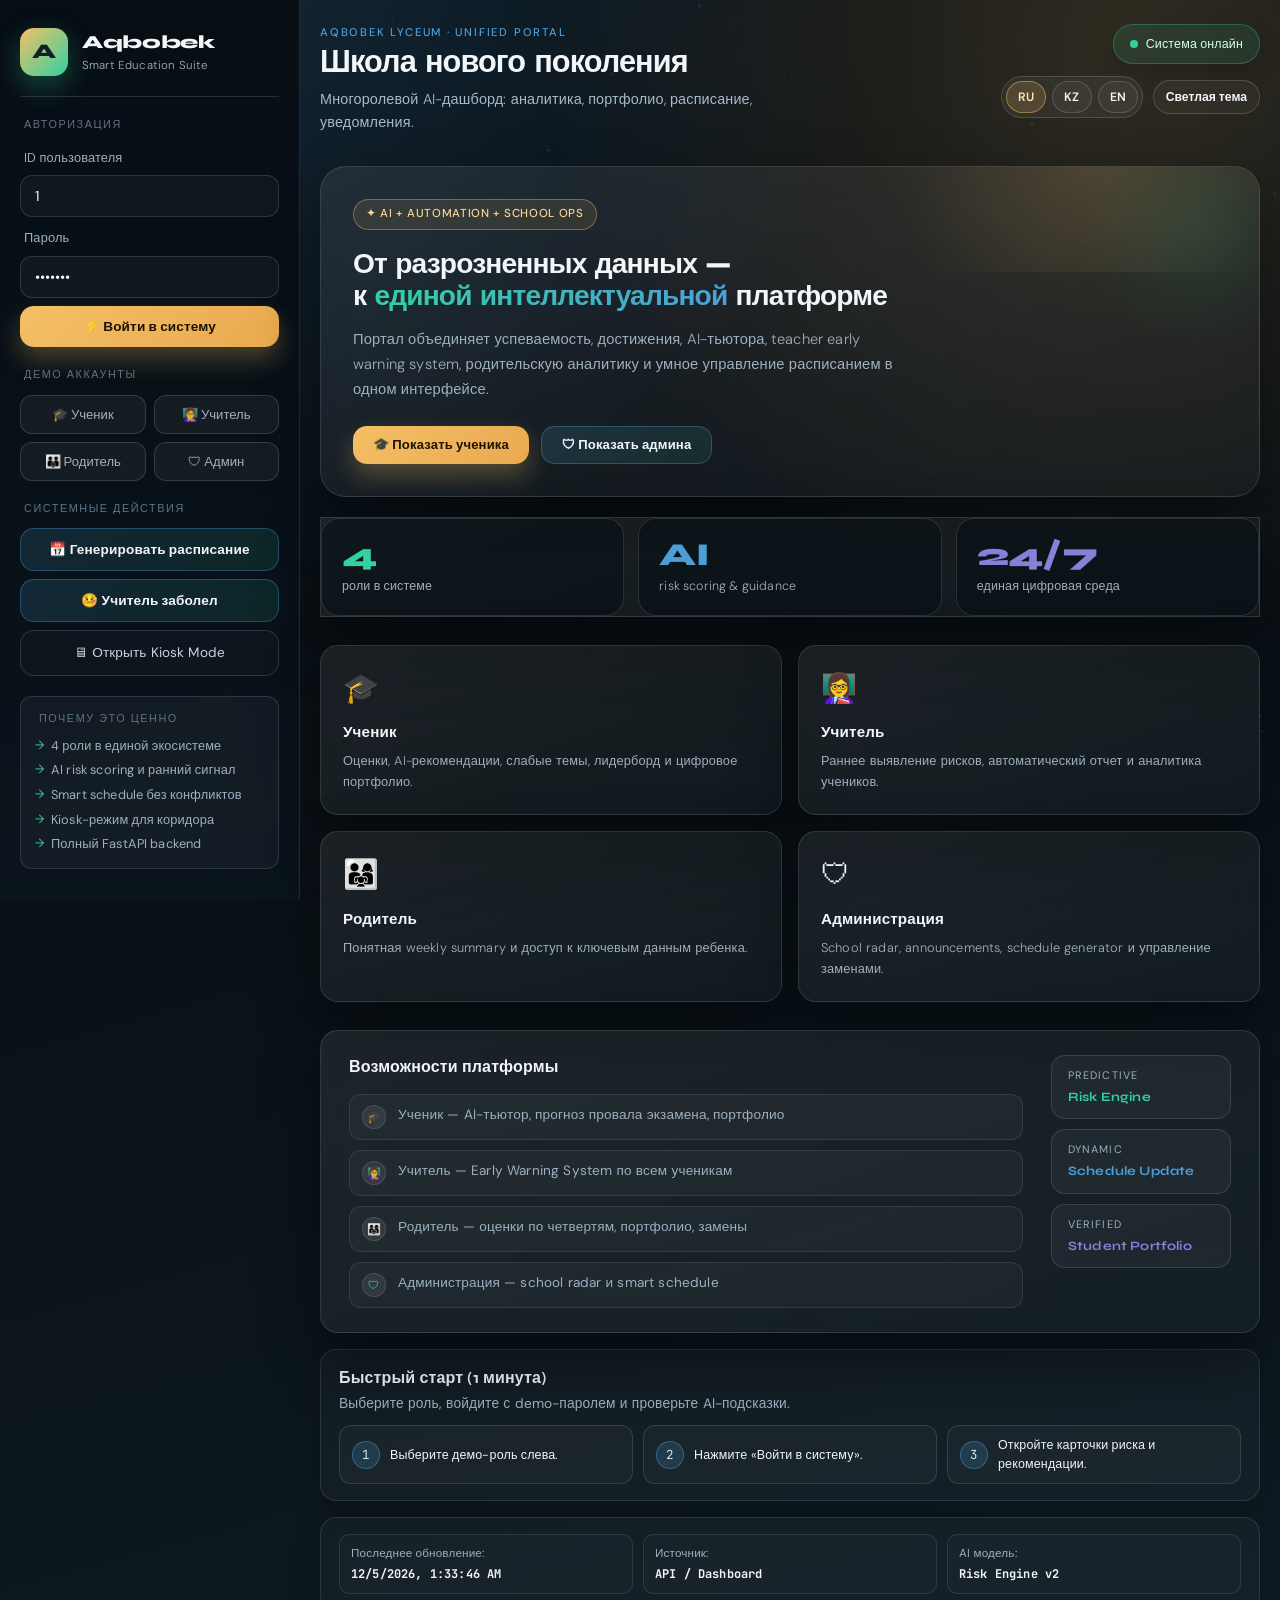
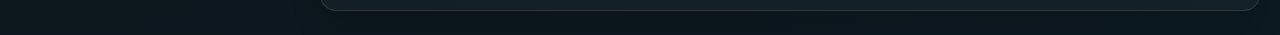
<file: index.html>
﻿<!doctype html>
<html lang="ru">
<head>
  <meta charset="UTF-8" />
  <meta name="viewport" content="width=device-width, initial-scale=1.0" />
  <title>Aqbobek — Smart Education Suite</title>
  <link rel="preconnect" href="https://fonts.googleapis.com">
  <link href="https://fonts.googleapis.com/css2?family=Syne:wght@400;600;700;800&family=DM+Sans:ital,wght@0,300;0,400;0,500;1,300&family=JetBrains+Mono:wght@400;500&display=swap" rel="stylesheet">
  <style>
    :root {
      --bg: #050b14;
      --bg2: #07101d;
      --surface: rgba(255,255,255,0.03);
      --surface2: rgba(255,255,255,0.06);
      --border: rgba(255,255,255,0.08);
      --border-hi: rgba(255,255,255,0.16);
      --text: #f0f6ff;
      --muted: #6b82a0;
      --dim: #3a4d66;

      --green: #00e5a0;
      --green-glow: rgba(0,229,160,0.18);
      --yellow: #ffc84a;
      --yellow-glow: rgba(255,200,74,0.16);
      --red: #ff4f6b;
      --red-glow: rgba(255,79,107,0.16);
      --blue: #4a9eff;
      --blue-glow: rgba(74,158,255,0.18);
      --purple: #9b6eff;
      --purple-glow: rgba(155,110,255,0.16);

      --accent: #00e5a0;
      --accent2: #4a9eff;

      --font-display: 'Syne', sans-serif;
      --font-body: 'DM Sans', sans-serif;
      --font-mono: 'JetBrains Mono', monospace;

      --radius: 20px;
      --radius-sm: 12px;
      --radius-lg: 28px;
      --shadow: 0 24px 64px rgba(0,0,0,0.5);
    }

    *, *::before, *::after { box-sizing: border-box; margin: 0; padding: 0; }

    html { scroll-behavior: smooth; }

    body {
      font-family: var(--font-body);
      background: var(--bg);
      color: var(--text);
      min-height: 100vh;
      overflow-x: hidden;
    }

    /* ─── CANVAS BG ─── */
    #bg-canvas {
      position: fixed;
      inset: 0;
      z-index: 0;
      pointer-events: none;
      opacity: 0.6;
    }

    /* ─── LAYOUT ─── */
    .shell {
      display: grid;
      grid-template-columns: 300px 1fr;
      min-height: 100vh;
      position: relative;
      z-index: 1;
    }

    /* ─── SIDEBAR ─── */
    .sidebar {
      position: sticky;
      top: 0;
      height: 100vh;
      overflow-y: auto;
      padding: 28px 20px;
      border-right: 1px solid var(--border);
      background: rgba(5,11,20,0.85);
      backdrop-filter: blur(24px);
      display: flex;
      flex-direction: column;
      gap: 20px;
    }

    .sidebar::-webkit-scrollbar { width: 4px; }
    .sidebar::-webkit-scrollbar-track { background: transparent; }
    .sidebar::-webkit-scrollbar-thumb { background: var(--border); border-radius: 99px; }

    .brand {
      display: flex;
      align-items: center;
      gap: 14px;
      padding-bottom: 20px;
      border-bottom: 1px solid var(--border);
    }

    .brand-mark {
      width: 48px;
      height: 48px;
      border-radius: 14px;
      background: linear-gradient(135deg, var(--green), var(--blue));
      display: grid;
      place-items: center;
      font-family: var(--font-display);
      font-weight: 800;
      font-size: 1.3rem;
      color: #050b14;
      flex-shrink: 0;
      box-shadow: 0 8px 24px rgba(0,229,160,0.3);
    }

    .brand-text h1 {
      font-family: var(--font-display);
      font-size: 1.15rem;
      font-weight: 800;
      letter-spacing: -0.02em;
    }

    .brand-text p {
      font-size: 0.72rem;
      color: var(--muted);
      margin-top: 2px;
      font-weight: 300;
    }

    .side-block {
      display: flex;
      flex-direction: column;
      gap: 8px;
    }

    .side-label {
      font-size: 0.68rem;
      font-weight: 500;
      letter-spacing: 0.14em;
      text-transform: uppercase;
      color: var(--dim);
      padding: 0 4px;
      margin-bottom: 4px;
    }

    .field-label {
      font-size: 0.8rem;
      color: var(--muted);
      padding: 0 4px;
      margin-top: 4px;
    }

    input[type="number"],
    input[type="password"] {
      width: 100%;
      background: var(--surface);
      border: 1px solid var(--border);
      border-radius: var(--radius-sm);
      padding: 11px 14px;
      color: var(--text);
      font-family: var(--font-body);
      font-size: 0.9rem;
      outline: none;
      transition: border-color 0.2s, box-shadow 0.2s;
    }

    input:focus {
      border-color: var(--accent2);
      box-shadow: 0 0 0 3px rgba(74,158,255,0.12);
    }

    .btn {
      width: 100%;
      padding: 12px 16px;
      border: none;
      border-radius: var(--radius-sm);
      font-family: var(--font-display);
      font-weight: 700;
      font-size: 0.85rem;
      cursor: pointer;
      transition: transform 0.15s, opacity 0.15s, box-shadow 0.15s;
      text-decoration: none;
      display: flex;
      align-items: center;
      justify-content: center;
      gap: 8px;
      letter-spacing: 0.01em;
    }

    .btn:hover { transform: translateY(-1px); opacity: 0.92; }
    .btn:active { transform: translateY(0); }

    .btn-primary {
      background: linear-gradient(135deg, var(--green), #00c48a);
      color: #05130f;
      box-shadow: 0 8px 24px rgba(0,229,160,0.25);
    }

    .btn-secondary {
      background: var(--surface2);
      color: var(--text);
      border: 1px solid var(--border);
    }

    .btn-ghost {
      background: transparent;
      color: var(--muted);
      border: 1px solid var(--border);
      font-family: var(--font-body);
      font-weight: 400;
    }

    .btn-ghost:hover { color: var(--text); border-color: var(--border-hi); }

    .demo-grid {
      display: grid;
      grid-template-columns: 1fr 1fr;
      gap: 8px;
    }

    .demo-chip {
      padding: 10px 8px;
      background: var(--surface);
      border: 1px solid var(--border);
      border-radius: var(--radius-sm);
      color: var(--muted);
      font-family: var(--font-body);
      font-size: 0.82rem;
      cursor: pointer;
      transition: all 0.15s;
      text-align: center;
    }

    .demo-chip:hover {
      background: var(--surface2);
      color: var(--text);
      border-color: var(--border-hi);
    }

    .side-note {
      background: var(--surface);
      border: 1px solid var(--border);
      border-radius: var(--radius-sm);
      padding: 14px;
    }

    .side-note ul {
      list-style: none;
      display: flex;
      flex-direction: column;
      gap: 6px;
    }

    .side-note li {
      font-size: 0.8rem;
      color: var(--muted);
      padding-left: 16px;
      position: relative;
    }

    .side-note li::before {
      content: '→';
      position: absolute;
      left: 0;
      color: var(--accent);
      font-size: 0.75rem;
    }

    /* ─── MAIN ─── */
    .main {
      padding: 32px 36px;
      min-height: 100vh;
    }

    /* ─── TOPBAR ─── */
    .topbar {
      display: flex;
      align-items: flex-start;
      justify-content: space-between;
      gap: 24px;
      margin-bottom: 32px;
    }

    .topbar-left .eyebrow {
      font-size: 0.7rem;
      font-weight: 500;
      letter-spacing: 0.16em;
      text-transform: uppercase;
      color: var(--blue);
      margin-bottom: 6px;
    }

    #pageTitle {
      font-family: var(--font-display);
      font-size: clamp(1.6rem, 2.4vw, 2.4rem);
      font-weight: 800;
      letter-spacing: -0.03em;
      line-height: 1.1;
    }

    #pageSubtitle {
      margin-top: 8px;
      color: var(--muted);
      font-size: 0.9rem;
      line-height: 1.6;
      max-width: 600px;
      font-weight: 300;
    }

    .status-pill {
      display: inline-flex;
      align-items: center;
      gap: 8px;
      padding: 10px 16px;
      border-radius: 99px;
      border: 1px solid rgba(0,229,160,0.2);
      background: rgba(0,229,160,0.06);
      color: var(--green);
      font-size: 0.78rem;
      font-weight: 500;
      white-space: nowrap;
      flex-shrink: 0;
    }

    .pulse {
      width: 8px;
      height: 8px;
      border-radius: 50%;
      background: var(--green);
      box-shadow: 0 0 0 0 rgba(0,229,160,0.4);
      animation: pulse 2s infinite;
    }

    @keyframes pulse {
      0% { box-shadow: 0 0 0 0 rgba(0,229,160,0.4); }
      70% { box-shadow: 0 0 0 8px rgba(0,229,160,0); }
      100% { box-shadow: 0 0 0 0 rgba(0,229,160,0); }
    }

    /* ─── HERO ─── */
    .hero {
      display: grid;
      grid-template-columns: 1fr 340px;
      gap: 20px;
      margin-bottom: 28px;
    }

    .hero-card {
      background: var(--surface);
      border: 1px solid var(--border);
      border-radius: var(--radius-lg);
      padding: 32px;
      position: relative;
      overflow: hidden;
    }

    .hero-card::before {
      content: '';
      position: absolute;
      top: -60px;
      right: -60px;
      width: 240px;
      height: 240px;
      background: radial-gradient(circle, rgba(0,229,160,0.08), transparent 70%);
      pointer-events: none;
    }

    .hero-tag {
      display: inline-flex;
      align-items: center;
      gap: 6px;
      padding: 6px 12px;
      border-radius: 99px;
      background: rgba(74,158,255,0.1);
      border: 1px solid rgba(74,158,255,0.2);
      font-size: 0.72rem;
      color: var(--blue);
      font-weight: 500;
      letter-spacing: 0.06em;
      text-transform: uppercase;
      margin-bottom: 18px;
    }

    .hero-card h2 {
      font-family: var(--font-display);
      font-size: clamp(1.6rem, 2.2vw, 2.2rem);
      font-weight: 800;
      letter-spacing: -0.03em;
      line-height: 1.15;
      margin-bottom: 14px;
    }

    .hero-card h2 span {
      background: linear-gradient(135deg, var(--green), var(--blue));
      -webkit-background-clip: text;
      -webkit-text-fill-color: transparent;
      background-clip: text;
    }

    .hero-card p {
      color: var(--muted);
      font-size: 0.92rem;
      line-height: 1.7;
      font-weight: 300;
      max-width: 540px;
      margin-bottom: 24px;
    }

    .hero-actions {
      display: flex;
      gap: 12px;
      flex-wrap: wrap;
    }

    .btn-sm {
      width: auto;
      padding: 10px 20px;
      font-size: 0.82rem;
    }

    .hero-stats {
      display: flex;
      flex-direction: column;
      gap: 14px;
    }

    .hstat {
      background: var(--surface);
      border: 1px solid var(--border);
      border-radius: var(--radius);
      padding: 20px;
      flex: 1;
      position: relative;
      overflow: hidden;
      transition: border-color 0.2s, transform 0.2s;
    }

    .hstat:hover {
      border-color: var(--border-hi);
      transform: translateX(-2px);
    }

    .hstat-value {
      font-family: var(--font-display);
      font-size: 2rem;
      font-weight: 800;
      letter-spacing: -0.04em;
      line-height: 1;
      margin-bottom: 6px;
    }

    .hstat-label {
      font-size: 0.78rem;
      color: var(--muted);
      font-weight: 300;
    }

    .hstat.accent1 .hstat-value { color: var(--green); }
    .hstat.accent2 .hstat-value { color: var(--blue); }
    .hstat.accent3 .hstat-value { color: var(--purple); }

    /* ─── WELCOME GRID ─── */
    .welcome-grid {
      display: grid;
      grid-template-columns: repeat(4, 1fr);
      gap: 16px;
      margin-bottom: 28px;
    }

    .role-card {
      background: var(--surface);
      border: 1px solid var(--border);
      border-radius: var(--radius);
      padding: 22px;
      cursor: pointer;
      transition: border-color 0.2s, background 0.2s, transform 0.2s;
      position: relative;
      overflow: hidden;
    }

    .role-card::after {
      content: '';
      position: absolute;
      bottom: 0;
      left: 0;
      right: 0;
      height: 2px;
      background: linear-gradient(90deg, var(--green), var(--blue));
      transform: scaleX(0);
      transition: transform 0.25s;
    }

    .role-card:hover {
      border-color: var(--border-hi);
      background: var(--surface2);
      transform: translateY(-3px);
    }

    .role-card:hover::after { transform: scaleX(1); }

    .role-icon {
      font-size: 1.8rem;
      margin-bottom: 12px;
      display: block;
    }

    .role-card h3 {
      font-family: var(--font-display);
      font-size: 0.95rem;
      font-weight: 700;
      margin-bottom: 8px;
    }

    .role-card p {
      font-size: 0.8rem;
      color: var(--muted);
      line-height: 1.6;
      font-weight: 300;
    }

    /* ─── INFO PANEL ─── */
    .info-strip {
      background: var(--surface);
      border: 1px solid var(--border);
      border-radius: var(--radius);
      padding: 24px 28px;
      display: grid;
      grid-template-columns: 1fr auto;
      gap: 28px;
      align-items: start;
    }

    .info-strip h3 {
      font-family: var(--font-display);
      font-size: 1rem;
      font-weight: 700;
      margin-bottom: 16px;
    }

    .steps {
      display: flex;
      flex-direction: column;
      gap: 10px;
      counter-reset: step;
    }

    .step {
      display: flex;
      align-items: flex-start;
      gap: 12px;
      font-size: 0.85rem;
      color: var(--muted);
      line-height: 1.5;
      counter-increment: step;
    }

    .step-num {
      width: 24px;
      height: 24px;
      border-radius: 50%;
      background: var(--surface2);
      border: 1px solid var(--border);
      display: grid;
      place-items: center;
      font-family: var(--font-mono);
      font-size: 0.7rem;
      color: var(--accent);
      flex-shrink: 0;
    }

    .badges-stack {
      display: flex;
      flex-direction: column;
      gap: 10px;
    }

    .feat-badge {
      padding: 12px 16px;
      border-radius: var(--radius-sm);
      border: 1px solid var(--border);
      background: var(--surface);
      font-size: 0.8rem;
      min-width: 180px;
    }

    .feat-badge span {
      display: block;
      font-size: 0.68rem;
      color: var(--muted);
      margin-bottom: 4px;
      text-transform: uppercase;
      letter-spacing: 0.1em;
    }

    .feat-badge strong { font-family: var(--font-display); font-weight: 700; }
    .feat-badge.g strong { color: var(--green); }
    .feat-badge.b strong { color: var(--blue); }
    .feat-badge.p strong { color: var(--purple); }

    /* ─── CONTENT (DASHBOARDS) ─── */
    #content {
      display: flex;
      flex-direction: column;
      gap: 20px;
    }

    /* ─── CARDS ─── */
    .card {
      background: var(--surface);
      border: 1px solid var(--border);
      border-radius: var(--radius);
      padding: 22px;
      position: relative;
      overflow: hidden;
    }

    .card-head {
      display: flex;
      align-items: center;
      justify-content: space-between;
      margin-bottom: 18px;
    }

    .card-head h3 {
      font-family: var(--font-display);
      font-size: 0.95rem;
      font-weight: 700;
    }

    /* ─── STATS GRID ─── */
    .stats-grid {
      display: grid;
      grid-template-columns: repeat(4, 1fr);
      gap: 14px;
    }

    .stat-card {
      background: var(--surface);
      border: 1px solid var(--border);
      border-radius: var(--radius);
      padding: 20px;
      transition: border-color 0.2s;
    }

    .stat-card:hover { border-color: var(--border-hi); }

    .stat-card p {
      font-size: 0.78rem;
      color: var(--muted);
      font-weight: 300;
      margin-bottom: 8px;
    }

    .stat-card h3 {
      font-family: var(--font-display);
      font-size: 1.9rem;
      font-weight: 800;
      letter-spacing: -0.04em;
      line-height: 1;
      margin-bottom: 6px;
    }

    .stat-card span {
      font-size: 0.75rem;
      color: var(--dim);
      font-family: var(--font-mono);
    }

    .stat-card.green h3 { color: var(--green); }
    .stat-card.yellow h3 { color: var(--yellow); }
    .stat-card.red h3 { color: var(--red); }
    .stat-card.blue h3 { color: var(--blue); }
    .stat-card.purple h3 { color: var(--purple); }

    /* ─── DASHBOARD GRID ─── */
    .dash-grid {
      display: grid;
      grid-template-columns: 1.4fr 0.6fr;
      gap: 16px;
    }

    .admin-radar-grid {
      grid-template-columns: minmax(0, 1fr) minmax(0, 1fr);
    }

    /* ─── BADGES ─── */
    .badge {
      display: inline-flex;
      align-items: center;
      padding: 4px 9px;
      border-radius: 99px;
      font-size: 0.7rem;
      font-weight: 600;
      font-family: var(--font-mono);
      letter-spacing: 0.04em;
      text-transform: uppercase;
    }

    .badge.success {
      color: var(--green);
      background: rgba(0,229,160,0.1);
      border: 1px solid rgba(0,229,160,0.2);
    }

    .badge.warning {
      color: var(--yellow);
      background: rgba(255,200,74,0.1);
      border: 1px solid rgba(255,200,74,0.2);
    }

    .badge.danger {
      color: var(--red);
      background: rgba(255,79,107,0.1);
      border: 1px solid rgba(255,79,107,0.2);
    }

    .badge.neutral {
      color: var(--blue);
      background: rgba(74,158,255,0.1);
      border: 1px solid rgba(74,158,255,0.2);
    }

    /* ─── PROGRESS ─── */
    .progress-wrap {
      display: flex;
      align-items: center;
      gap: 10px;
    }

    .progress-track {
      flex: 1;
      height: 6px;
      border-radius: 99px;
      background: rgba(255,255,255,0.05);
      overflow: hidden;
    }

    .progress-fill {
      height: 100%;
      border-radius: 99px;
      transition: width 0.8s cubic-bezier(0.34, 1.56, 0.64, 1);
    }

    .progress-fill.success { background: linear-gradient(90deg, var(--green), #00ffc8); }
    .progress-fill.warning { background: linear-gradient(90deg, var(--yellow), #ffe0a0); }
    .progress-fill.danger  { background: linear-gradient(90deg, var(--red), #ff8fa0); }

    .progress-wrap span {
      font-family: var(--font-mono);
      font-size: 0.75rem;
      color: var(--muted);
      min-width: 36px;
      text-align: right;
    }

    /* ─── SUBJECTS ─── */
    .subjects-grid {
      display: grid;
      grid-template-columns: repeat(auto-fit, minmax(200px, 1fr));
      gap: 12px;
    }

    .subject-card {
      background: var(--surface2);
      border: 1px solid var(--border);
      border-radius: var(--radius-sm);
      padding: 14px;
    }

    .subject-top {
      display: flex;
      justify-content: space-between;
      align-items: center;
      margin-bottom: 10px;
      gap: 8px;
    }

    .subject-top strong {
      font-size: 0.85rem;
      font-weight: 500;
    }

    /* ─── AI HERO ─── */
    .ai-hero {
      display: grid;
      grid-template-columns: 200px 1fr;
      gap: 24px;
      align-items: center;
    }

    .gauge-ring {
      position: relative;
      width: 160px;
      height: 160px;
      margin: 0 auto;
    }

    .gauge-ring svg {
      transform: rotate(-90deg);
    }

    .gauge-center {
      position: absolute;
      inset: 0;
      display: flex;
      flex-direction: column;
      align-items: center;
      justify-content: center;
      text-align: center;
    }

    .gauge-value {
      font-family: var(--font-display);
      font-size: 1.8rem;
      font-weight: 800;
      letter-spacing: -0.04em;
      line-height: 1;
    }

    .gauge-label {
      font-size: 0.65rem;
      color: var(--muted);
      text-transform: uppercase;
      letter-spacing: 0.12em;
      margin-top: 4px;
    }

    .ai-summary h4 {
      font-family: var(--font-display);
      font-size: 1.1rem;
      font-weight: 700;
      margin-bottom: 10px;
    }

    .ai-summary p {
      font-size: 0.87rem;
      color: var(--muted);
      line-height: 1.7;
      font-weight: 300;
    }

    .rec-list {
      margin-top: 14px;
      display: flex;
      flex-direction: column;
      gap: 8px;
      list-style: none;
    }

    .rec-list li {
      font-size: 0.83rem;
      color: var(--text);
      display: flex;
      align-items: flex-start;
      gap: 8px;
      line-height: 1.5;
    }

    .rec-list li::before {
      content: '✦';
      color: var(--accent);
      font-size: 0.6rem;
      margin-top: 4px;
      flex-shrink: 0;
    }

    /* ─── INSIGHTS ─── */
    .insights-grid {
      display: grid;
      grid-template-columns: repeat(auto-fit, minmax(200px, 1fr));
      gap: 12px;
    }

    .insight-tile {
      background: var(--surface2);
      border: 1px solid var(--border);
      border-radius: var(--radius-sm);
      padding: 14px;
    }

    .insight-tile span {
      display: block;
      font-size: 0.68rem;
      color: var(--muted);
      text-transform: uppercase;
      letter-spacing: 0.1em;
      margin-bottom: 6px;
    }

    .insight-tile strong { font-size: 0.88rem; }
    .insight-tile.danger strong { color: var(--red); }
    .insight-tile.success strong { color: var(--green); }

    /* ─── PROFILE ─── */
    .profile-box {
      display: flex;
      align-items: center;
      gap: 16px;
    }

    .avatar {
      width: 56px;
      height: 56px;
      border-radius: 16px;
      background: linear-gradient(135deg, var(--blue), var(--purple));
      display: grid;
      place-items: center;
      font-family: var(--font-display);
      font-weight: 800;
      font-size: 1.4rem;
      flex-shrink: 0;
    }

    .profile-info h4 {
      font-family: var(--font-display);
      font-size: 1rem;
      font-weight: 700;
      margin-bottom: 4px;
    }

    .profile-info p {
      font-size: 0.8rem;
      color: var(--muted);
      font-weight: 300;
    }

    /* ─── PORTFOLIO ─── */
    .portfolio-grid {
      display: flex;
      flex-direction: column;
      gap: 10px;
    }

    .portfolio-item {
      display: flex;
      justify-content: space-between;
      align-items: center;
      gap: 12px;
      padding: 12px 16px;
      background: var(--surface2);
      border: 1px solid var(--border);
      border-radius: var(--radius-sm);
    }

    .portfolio-item strong { font-size: 0.88rem; font-weight: 500; }
    .portfolio-item p { font-size: 0.78rem; color: var(--muted); margin-top: 3px; }

    /* ─── TABLE ─── */
    .table-wrap {
      overflow-x: auto;
      border-radius: var(--radius-sm);
      border: 1px solid var(--border);
    }

    table {
      width: 100%;
      border-collapse: collapse;
      min-width: 600px;
    }

    th {
      padding: 12px 14px;
      text-align: left;
      font-size: 0.72rem;
      font-weight: 500;
      letter-spacing: 0.1em;
      text-transform: uppercase;
      color: var(--dim);
      background: rgba(255,255,255,0.02);
      border-bottom: 1px solid var(--border);
      font-family: var(--font-mono);
    }

    td {
      padding: 12px 14px;
      font-size: 0.84rem;
      border-bottom: 1px solid var(--border);
      color: var(--text);
    }

    tbody tr:last-child td { border-bottom: none; }
    tbody tr:hover td { background: rgba(255,255,255,0.02); }

    /* ─── ALERT BANNER ─── */
    .alert-banner {
      display: flex;
      gap: 14px;
      align-items: flex-start;
      padding: 16px;
      background: rgba(255,200,74,0.06);
      border: 1px solid rgba(255,200,74,0.15);
      border-radius: var(--radius-sm);
      margin-bottom: 16px;
    }

    .alert-icon {
      width: 40px;
      height: 40px;
      border-radius: 12px;
      background: rgba(255,200,74,0.12);
      display: grid;
      place-items: center;
      font-size: 1.1rem;
      flex-shrink: 0;
    }

    .alert-banner h4 { font-family: var(--font-display); font-size: 0.9rem; font-weight: 700; margin-bottom: 4px; }
    .alert-banner p { font-size: 0.82rem; color: var(--muted); font-weight: 300; }

    /* ─── POSTS / NOTIFS ─── */
    .posts-list, .notifications-list {
      display: flex;
      flex-direction: column;
      gap: 10px;
    }

    .post-item, .notification-item, .summary-box {
      padding: 14px 16px;
      background: var(--surface2);
      border: 1px solid var(--border);
      border-radius: var(--radius-sm);
    }

    .post-item { display: flex; justify-content: space-between; align-items: flex-start; gap: 16px; }
    .post-item h4, .notification-item strong { font-size: 0.88rem; font-weight: 500; margin-bottom: 4px; font-family: var(--font-display); }
    .post-item p, .notification-item p, .summary-box p { font-size: 0.8rem; color: var(--muted); line-height: 1.6; font-weight: 300; }
    .post-item span { font-family: var(--font-mono); font-size: 0.7rem; color: var(--muted); white-space: nowrap; }

    .summary-box h4 { font-family: var(--font-display); font-size: 1rem; font-weight: 700; margin-bottom: 10px; }

    /* ─── SCHEDULE TIP ─── */
    .schedule-tip {
      padding: 12px 16px;
      background: rgba(74,158,255,0.06);
      border: 1px solid rgba(74,158,255,0.14);
      border-radius: var(--radius-sm);
      font-size: 0.82rem;
      color: var(--muted);
      margin-bottom: 14px;
      font-weight: 300;
    }

    /* ─── LOADING / EMPTY ─── */
    .loading-state, .empty-state {
      min-height: 240px;
      display: flex;
      flex-direction: column;
      align-items: center;
      justify-content: center;
      gap: 14px;
      text-align: center;
      background: var(--surface);
      border: 1px solid var(--border);
      border-radius: var(--radius-lg);
      padding: 40px;
    }

    .loading-state p, .empty-state p {
      color: var(--muted);
      font-size: 0.88rem;
      font-weight: 300;
      max-width: 500px;
      line-height: 1.65;
    }

    .empty-state h3 {
      font-family: var(--font-display);
      font-size: 1.2rem;
      font-weight: 700;
    }

    .empty-state.success-state { border-color: rgba(0,229,160,0.2); }
    .empty-state.warning-state { border-color: rgba(255,200,74,0.2); }
    .empty-state.danger-state { border-color: rgba(255,79,107,0.2); }

    .spinner {
      width: 40px;
      height: 40px;
      border-radius: 50%;
      border: 3px solid rgba(255,255,255,0.05);
      border-top-color: var(--accent2);
      animation: spin 0.8s linear infinite;
    }

    @keyframes spin { to { transform: rotate(360deg); } }

    pre {
      white-space: pre-wrap;
      font-family: var(--font-mono);
      font-size: 0.8rem;
      color: var(--muted);
      line-height: 1.8;
      background: rgba(0,0,0,0.2);
      padding: 16px;
      border-radius: var(--radius-sm);
    }

    .muted-text { color: var(--muted); font-size: 0.85rem; }

    /* ─── RESPONSIVE ─── */
    @media (max-width: 1280px) {
      .welcome-grid { grid-template-columns: repeat(2, 1fr); }
      .hero { grid-template-columns: 1fr; }
      .hero-stats { flex-direction: row; }
      .stats-grid { grid-template-columns: repeat(2, 1fr); }
      .dash-grid { grid-template-columns: 1fr; }
    }

    @media (max-width: 900px) {
      .shell { grid-template-columns: 1fr; }
      .sidebar { position: relative; height: auto; border-right: none; border-bottom: 1px solid var(--border); }
      .main { padding: 20px; }
      .welcome-grid { grid-template-columns: 1fr; }
      .ai-hero { grid-template-columns: 1fr; }
    }

    /* ─── ENTRANCE ANIMATIONS ─── */
    .fade-in {
      animation: fadeUp 0.5s ease both;
    }

    @keyframes fadeUp {
      from { opacity: 0; transform: translateY(16px); }
      to { opacity: 1; transform: translateY(0); }
    }

    .fade-in:nth-child(1) { animation-delay: 0s; }
    .fade-in:nth-child(2) { animation-delay: 0.06s; }
    .fade-in:nth-child(3) { animation-delay: 0.12s; }
    .fade-in:nth-child(4) { animation-delay: 0.18s; }
    .fade-in:nth-child(5) { animation-delay: 0.24s; }
    .fade-in:nth-child(6) { animation-delay: 0.30s; }
    /* ─── SCHEDULE GRID ─── */
    .sched-grid {
      display: grid;
      grid-template-columns: repeat(5, 1fr);
      gap: 12px;
      overflow-x: auto;
    }

    .sched-day {
      display: flex;
      flex-direction: column;
      gap: 8px;
      min-width: 160px;
    }

    .sched-day-head {
      font-family: var(--font-display);
      font-size: 0.78rem;
      font-weight: 700;
      letter-spacing: 0.06em;
      text-transform: uppercase;
      color: var(--blue);
      padding: 8px 12px;
      background: rgba(74,158,255,0.06);
      border: 1px solid rgba(74,158,255,0.14);
      border-radius: var(--radius-sm);
      display: flex;
      justify-content: space-between;
      align-items: center;
    }

    .sched-count {
      font-family: var(--font-mono);
      font-size: 0.68rem;
      color: var(--muted);
      font-weight: 400;
      text-transform: none;
      letter-spacing: 0;
    }

    .sched-empty {
      font-size: 0.78rem;
      color: var(--dim);
      padding: 10px 12px;
      text-align: center;
      font-weight: 300;
    }

    .sched-lesson {
      background: var(--surface2);
      border: 1px solid var(--border);
      border-left: 3px solid var(--lesson-color, var(--blue));
      border-radius: var(--radius-sm);
      padding: 10px 12px;
      display: flex;
      flex-direction: column;
      gap: 4px;
      transition: transform 0.15s, border-color 0.15s;
    }

    .sched-lesson:hover {
      transform: translateY(-1px);
      border-color: var(--lesson-color, var(--blue));
    }

    .sched-lesson.sched-cancelled {
      opacity: 0.5;
      border-left-color: var(--red);
      text-decoration: line-through;
    }

    .sched-slot-time {
      font-family: var(--font-mono);
      font-size: 0.65rem;
      color: var(--muted);
    }

    .sched-lesson-subject {
      font-family: var(--font-display);
      font-size: 0.82rem;
      font-weight: 700;
      color: var(--text);
    }

    .sched-lesson-meta {
      font-size: 0.72rem;
      color: var(--muted);
      font-weight: 300;
    }

    .sched-lesson-tag {
      font-size: 0.65rem;
      color: var(--purple);
      margin-top: 2px;
      font-family: var(--font-mono);
    }

    @media (max-width: 1100px) {
      .sched-grid { grid-template-columns: repeat(3, 1fr); }
    }
    @media (max-width: 700px) {
      .sched-grid { grid-template-columns: 1fr 1fr; }
    }

    /* ─── ANNOUNCEMENTS ─── */
    .ann-list {
      display: flex;
      flex-direction: column;
      gap: 10px;
    }

    .ann-item {
      display: grid;
      grid-template-columns: 40px 1fr auto;
      gap: 14px;
      align-items: flex-start;
      padding: 14px 16px;
      border-radius: var(--radius-sm);
      border: 1px solid var(--border);
      background: var(--surface2);
    }

    .ann-post { border-left: 3px solid var(--blue); }
    .ann-notif { border-left: 3px solid var(--yellow); }

    .ann-icon {
      width: 36px;
      height: 36px;
      border-radius: 10px;
      display: grid;
      place-items: center;
      font-size: 1.1rem;
      background: rgba(255,255,255,0.04);
      flex-shrink: 0;
    }

    .ann-body h4 {
      font-family: var(--font-display);
      font-size: 0.88rem;
      font-weight: 700;
      margin-bottom: 4px;
    }

    .ann-body p {
      font-size: 0.8rem;
      color: var(--muted);
      line-height: 1.6;
      font-weight: 300;
    }

    .ann-meta {
      display: flex;
      flex-direction: column;
      align-items: flex-end;
      gap: 4px;
      flex-shrink: 0;
    }

    .ann-target {
      font-family: var(--font-mono);
      font-size: 0.65rem;
      color: var(--blue);
      background: rgba(74,158,255,0.08);
      border: 1px solid rgba(74,158,255,0.15);
      padding: 2px 8px;
      border-radius: 99px;
    }

    .ann-date {
      font-size: 0.68rem;
      color: var(--dim);
      font-family: var(--font-mono);
    }

    /* === 2026 refresh theme: cleaner, editorial, less template-like === */
    :root {
      --bg: #0a1116;
      --bg2: #101c24;
      --surface: rgba(255,255,255,0.04);
      --surface2: rgba(255,255,255,0.08);
      --border: rgba(196, 213, 226, 0.16);
      --border-hi: rgba(196, 213, 226, 0.3);
      --text: #f2f6f9;
      --muted: #9db0bf;
      --dim: #5d7384;

      --green: #33d1a0;
      --yellow: #f4bf66;
      --red: #ff6d79;
      --blue: #4c9ed8;
      --purple: #887fd8;
      --accent: #33d1a0;
      --accent2: #4c9ed8;

      --radius: 18px;
      --radius-sm: 12px;
      --radius-lg: 26px;
      --shadow: 0 26px 60px rgba(0, 0, 0, 0.42);
    }

    body {
      background:
        radial-gradient(circle at 12% -8%, rgba(76, 158, 216, 0.22), transparent 36%),
        radial-gradient(circle at 88% 2%, rgba(244, 191, 102, 0.17), transparent 30%),
        linear-gradient(165deg, #060b10 0%, #0a1116 45%, #0d1a22 100%);
      line-height: 1.45;
      letter-spacing: 0.01em;
    }

    .sidebar {
      background:
        linear-gradient(180deg, rgba(7, 13, 19, 0.97), rgba(11, 21, 29, 0.88));
      border-right: 1px solid rgba(255,255,255,0.1);
      box-shadow: inset -1px 0 0 rgba(255,255,255,0.02);
    }

    .brand-mark {
      background: linear-gradient(135deg, #f4bf66, #33d1a0);
      color: #102028;
      box-shadow: 0 10px 28px rgba(51, 209, 160, 0.3);
    }

    .brand-text p { color: #a2b6c6; }

    .btn {
      border-radius: 14px;
      box-shadow: none;
      transition: transform 0.2s, border-color 0.2s, background-color 0.2s, box-shadow 0.2s;
    }

    .btn:hover {
      transform: translateY(-2px);
      box-shadow: 0 10px 24px rgba(0,0,0,0.2);
    }

    .btn-primary {
      background: linear-gradient(135deg, #f4bf66, #eaa94f);
      color: #1d1300;
      box-shadow: 0 12px 24px rgba(244, 191, 102, 0.28);
    }

    .btn-secondary {
      background: linear-gradient(135deg, rgba(76, 158, 216, 0.16), rgba(51, 209, 160, 0.11));
      border: 1px solid rgba(76, 158, 216, 0.34);
    }

    .btn-ghost {
      background: rgba(255,255,255,0.02);
      color: #c8d4dd;
    }

    .demo-chip {
      border-radius: 12px;
      border-color: rgba(255,255,255,0.14);
      background: rgba(255,255,255,0.05);
      font-weight: 500;
    }

    .main {
      padding: 30px 30px 28px;
    }

    .topbar h2 {
      letter-spacing: -0.025em;
      max-width: 22ch;
    }

    .topbar-sub,
    #pageSubtitle {
      color: #a6bac9;
      max-width: 72ch;
    }

    .status-pill {
      border: 1px solid rgba(51, 209, 160, 0.3);
      background: rgba(51, 209, 160, 0.1);
      color: #d4ffef;
      border-radius: 999px;
      box-shadow: 0 8px 22px rgba(0, 0, 0, 0.2);
    }

    .hero-card,
    .hero-stats,
    .card,
    .role-card,
    .info-strip {
      border: 1px solid rgba(255,255,255,0.12);
      background:
        linear-gradient(160deg, rgba(255,255,255,0.08), rgba(255,255,255,0.03));
      box-shadow: var(--shadow);
      backdrop-filter: blur(16px);
    }

    .hero-card {
      position: relative;
      overflow: hidden;
    }

    .hero-card::after {
      content: "";
      position: absolute;
      inset: -35% -10% auto 55%;
      height: 220px;
      background: radial-gradient(circle, rgba(244,191,102,0.24), transparent 70%);
      pointer-events: none;
    }

    .hero-tag {
      color: #f6d69b;
      border-color: rgba(244,191,102,0.38);
      background: rgba(244,191,102,0.11);
    }

    .hstat {
      border: 1px solid rgba(255,255,255,0.12);
      background: rgba(7, 15, 21, 0.55);
    }

    .hstat-value {
      letter-spacing: -0.02em;
    }

    .role-card {
      transition: transform 0.25s, border-color 0.25s, box-shadow 0.25s;
    }

    .role-card:hover {
      transform: translateY(-4px);
      border-color: rgba(244,191,102,0.38);
      box-shadow: 0 18px 30px rgba(0,0,0,0.28);
    }

    .steps .step {
      border: 1px solid rgba(255,255,255,0.1);
      background: rgba(255,255,255,0.03);
      border-radius: 12px;
      padding: 10px 12px;
    }

    .feat-badge {
      border-radius: 14px;
      border-width: 1px;
    }

    .card {
      border-radius: 20px;
    }

    .card h3,
    .card h4 {
      letter-spacing: -0.015em;
    }

    .table-wrap {
      border-radius: 14px;
      border: 1px solid rgba(255,255,255,0.12);
      overflow: hidden;
    }

    table thead th {
      background: rgba(255,255,255,0.05);
      color: #d6e2ea;
      font-weight: 700;
    }

    table tbody tr {
      transition: background-color 0.18s;
    }

    table tbody tr:hover {
      background: rgba(255,255,255,0.04);
    }

    .stat-card {
      border: 1px solid rgba(255,255,255,0.14);
      background: linear-gradient(165deg, rgba(13,23,31,0.8), rgba(12,25,34,0.5));
      border-radius: 16px;
    }

    .portfolio-item,
    .notification-item,
    .subject-card,
    .feedback-item {
      border: 1px solid rgba(255,255,255,0.13);
      background: rgba(255,255,255,0.04);
      border-radius: 14px;
    }

    .ann-item {
      border-color: rgba(255,255,255,0.12);
      background: rgba(255,255,255,0.04);
      border-radius: 14px;
    }

    .sched-day {
      border-radius: 14px;
      border: 1px solid rgba(255,255,255,0.12);
      background: rgba(255,255,255,0.03);
    }

    .sched-lesson {
      background: rgba(255,255,255,0.03);
      border-color: rgba(255,255,255,0.11);
    }

    .topbar-right {
      display: flex;
      align-items: center;
      gap: 12px;
      flex-wrap: wrap;
      justify-content: flex-end;
    }

    .ui-controls {
      display: flex;
      align-items: center;
      gap: 10px;
      flex-wrap: wrap;
    }

    .lang-switch {
      display: inline-flex;
      align-items: center;
      gap: 6px;
      padding: 4px;
      border-radius: 999px;
      background: rgba(255,255,255,0.05);
      border: 1px solid rgba(255,255,255,0.14);
    }

    .lang-btn,
    .theme-btn {
      border: 1px solid rgba(255,255,255,0.16);
      background: rgba(255,255,255,0.04);
      color: var(--text);
      border-radius: 999px;
      font-family: var(--font-body);
      font-size: 0.76rem;
      font-weight: 600;
      cursor: pointer;
      transition: all 0.2s;
    }

    .lang-btn {
      min-width: 40px;
      padding: 7px 10px;
    }

    .theme-btn {
      padding: 8px 12px;
    }

    .lang-btn:hover,
    .theme-btn:hover {
      transform: translateY(-1px);
      border-color: rgba(255,255,255,0.3);
    }

    .lang-btn.active {
      background: rgba(244,191,102,0.17);
      border-color: rgba(244,191,102,0.45);
      color: #ffe5b7;
    }

    .onboarding-strip,
    .trust-strip {
      margin-top: 16px;
      padding: 16px 18px;
      border-radius: 16px;
      border: 1px solid rgba(255,255,255,0.11);
      background: rgba(255,255,255,0.03);
      box-shadow: 0 16px 30px rgba(0,0,0,0.16);
    }

    .onboarding-strip {
      display: grid;
      grid-template-columns: 1fr;
      gap: 12px;
    }

    .onboarding-head h3 {
      font-family: var(--font-display);
      font-size: 1rem;
      margin-bottom: 4px;
    }

    .onboarding-head p {
      color: var(--muted);
      font-size: 0.86rem;
    }

    .onboarding-steps {
      display: grid;
      grid-template-columns: repeat(3, minmax(0, 1fr));
      gap: 10px;
    }

    .onboarding-step {
      border: 1px solid rgba(255,255,255,0.12);
      background: rgba(255,255,255,0.03);
      border-radius: 12px;
      padding: 10px 12px;
      display: grid;
      grid-template-columns: 28px 1fr;
      align-items: center;
      gap: 10px;
    }

    .onboarding-step span {
      width: 28px;
      height: 28px;
      display: grid;
      place-items: center;
      border-radius: 50%;
      background: rgba(76,158,216,0.18);
      border: 1px solid rgba(76,158,216,0.44);
      font-family: var(--font-mono);
      font-size: 0.78rem;
      color: #cfe9fb;
    }

    .onboarding-step p {
      font-size: 0.78rem;
      color: var(--text);
    }

    .trust-strip {
      display: grid;
      grid-template-columns: repeat(3, minmax(0, 1fr));
      gap: 10px;
    }

    .trust-item {
      border: 1px solid rgba(255,255,255,0.1);
      border-radius: 10px;
      padding: 10px 11px;
      background: rgba(255,255,255,0.02);
      display: flex;
      flex-direction: column;
      gap: 4px;
    }

    .trust-item span {
      color: var(--muted);
      font-size: 0.73rem;
    }

    .trust-item strong {
      font-family: var(--font-mono);
      font-size: 0.75rem;
      color: var(--text);
    }

    .mini-trend {
      display: grid;
      grid-template-columns: minmax(150px, 1fr) 170px;
      gap: 14px;
      align-items: center;
    }

    .trend-meta p {
      color: var(--muted);
      font-size: 0.82rem;
      margin-top: 6px;
    }

    .sparkline {
      width: 100%;
      height: 72px;
      border-radius: 10px;
      border: 1px solid rgba(255,255,255,0.1);
      background: rgba(255,255,255,0.02);
      overflow: hidden;
    }

    .sparkline svg { width: 100%; height: 100%; display: block; }

    body[data-theme="light"] {
      --bg: #edf3f8;
      --bg2: #e6eef5;
      --surface: rgba(255,255,255,0.88);
      --surface2: rgba(255,255,255,0.96);
      --border: rgba(58, 83, 107, 0.17);
      --border-hi: rgba(58, 83, 107, 0.3);
      --text: #183042;
      --muted: #4f687c;
      --dim: #6b8191;
      --shadow: 0 16px 34px rgba(23, 49, 67, 0.12);
    }

    body[data-theme="light"] {
      background:
        radial-gradient(circle at 10% -20%, rgba(76, 158, 216, 0.18), transparent 38%),
        radial-gradient(circle at 90% -18%, rgba(244, 191, 102, 0.22), transparent 35%),
        linear-gradient(165deg, #edf3f8 0%, #e9f0f6 45%, #f6f9fc 100%);
    }

    body[data-theme="light"] .sidebar {
      background: linear-gradient(180deg, rgba(245,250,255,0.95), rgba(236,244,250,0.9));
      border-right-color: rgba(58,83,107,0.15);
    }

    body[data-theme="light"] .hero-card,
    body[data-theme="light"] .hero-stats,
    body[data-theme="light"] .card,
    body[data-theme="light"] .role-card,
    body[data-theme="light"] .info-strip,
    body[data-theme="light"] .onboarding-strip,
    body[data-theme="light"] .trust-strip {
      background: linear-gradient(160deg, rgba(255,255,255,0.9), rgba(248,252,255,0.94));
      border-color: rgba(58,83,107,0.14);
    }

    body[data-theme="light"] .lang-switch {
      background: rgba(24,48,66,0.04);
      border-color: rgba(24,48,66,0.16);
    }

    body[data-theme="light"] .lang-btn,
    body[data-theme="light"] .theme-btn {
      background: rgba(24,48,66,0.04);
      border-color: rgba(24,48,66,0.16);
      color: #183042;
    }

    body[data-theme="light"] .lang-btn.active {
      background: rgba(234,169,79,0.2);
      border-color: rgba(234,169,79,0.46);
      color: #6b4300;
    }

    .fade-in {
      animation: riseIn 0.5s ease both;
    }

    @keyframes riseIn {
      from { opacity: 0; transform: translateY(8px); }
      to { opacity: 1; transform: translateY(0); }
    }

    .role-card:nth-child(1) { animation-delay: 0.04s; }
    .role-card:nth-child(2) { animation-delay: 0.08s; }
    .role-card:nth-child(3) { animation-delay: 0.12s; }
    .role-card:nth-child(4) { animation-delay: 0.16s; }

    @media (max-width: 1280px) {
      .main { padding: 24px 20px; }
      .hero-card::after { opacity: 0.6; }
    }

    @media (max-width: 900px) {
      .shell { grid-template-columns: 1fr; }
      .sidebar {
        position: relative;
        height: auto;
        border-right: none;
        border-bottom: 1px solid rgba(255,255,255,0.08);
      }
      .main { padding: 18px 14px 20px; }
      .hero, .dash-grid, .welcome-grid { gap: 12px; }
      .card { border-radius: 16px; }
      .topbar-right { justify-content: flex-start; }
      .onboarding-steps,
      .trust-strip,
      .mini-trend {
        grid-template-columns: 1fr;
      }
      .admin-radar-grid {
        grid-template-columns: 1fr;
      }
    }
  </style>
</head>
<body>

<canvas id="bg-canvas"></canvas>

<div class="shell">
  <!-- ═══ SIDEBAR ═══ -->
  <aside class="sidebar">
    <div class="brand">
      <div class="brand-mark">A</div>
      <div class="brand-text">
        <h1>Aqbobek</h1>
        <p>Smart Education Suite</p>
      </div>
    </div>

    <div class="side-block">
      <p class="side-label" data-i18n="authLabel">Авторизация</p>
      <p class="field-label" data-i18n="userIdLabel">ID пользователя</p>
      <input id="userId" type="number" value="1" />
      <p class="field-label" data-i18n="passwordLabel">Пароль</p>
      <input id="password" type="password" value="demo123" />
      <button id="loginBtn" class="btn btn-primary" data-i18n="loginBtn">
        ⚡ Войти в систему
      </button>
    </div>

    <div class="side-block">
      <p class="side-label" data-i18n="demoLabel">Демо аккаунты</p>
      <div class="demo-grid">
        <button class="demo-chip" data-user="1">🎓 Ученик</button>
        <button class="demo-chip" data-user="4">👩‍🏫 Учитель</button>
        <button class="demo-chip" data-user="6">👪 Родитель</button>
        <button class="demo-chip" data-user="7">🛡 Админ</button>
      </div>
    </div>

    <div class="side-block">
      <p class="side-label" data-i18n="systemActions">Системные действия</p>
      <button id="generateScheduleBtn" class="btn btn-secondary" data-i18n="generateBtn">📅 Генерировать расписание</button>
      <button id="teacherSickBtn" class="btn btn-secondary" data-i18n="teacherSickBtn">🤒 Учитель заболел</button>
      <a class="btn btn-ghost" href="kiosk.html" target="_blank" data-i18n="kioskBtn">🖥 Открыть Kiosk Mode</a>
    </div>

    <div class="side-note">
      <p class="side-label" style="margin-bottom: 10px;">Почему это ценно</p>
      <ul>
        <li>4 роли в единой экосистеме</li>
        <li>AI risk scoring и ранний сигнал</li>
        <li>Smart schedule без конфликтов</li>
        <li>Kiosk-режим для коридора</li>
        <li>Полный FastAPI backend</li>
      </ul>
    </div>
  </aside>

  <!-- ═══ MAIN ═══ -->
  <main class="main">
    <header class="topbar">
      <div class="topbar-left">
        <p class="eyebrow">Aqbobek Lyceum · Unified Portal</p>
        <h2 id="pageTitle">Школа нового поколения</h2>
        <p id="pageSubtitle">Многоролевой AI-дашборд: аналитика, портфолио, расписание, уведомления.</p>
      </div>
      <div class="topbar-right">
        <div class="status-pill" id="systemStatusPill">
          <span class="pulse"></span>
          <span data-i18n="systemOnline">System online</span>
        </div>
        <div class="ui-controls">
          <div class="lang-switch" role="group" aria-label="Language switcher">
            <button class="lang-btn" data-lang="ru">RU</button>
            <button class="lang-btn" data-lang="kz">KZ</button>
            <button class="lang-btn" data-lang="en">EN</button>
          </div>
          <button id="themeToggleBtn" class="theme-btn" type="button">Light mode</button>
        </div>
      </div>
    </header>

    <!-- HERO -->
    <section class="hero">
      <div class="hero-card">
        <div class="hero-tag">✦ AI + Automation + School Ops</div>
        <h2>От разрозненных данных —<br>к <span>единой интеллектуальной</span> платформе</h2>
        <p>Портал объединяет успеваемость, достижения, AI-тьютора, teacher early warning system, родительскую аналитику и умное управление расписанием в одном интерфейсе.</p>
        <div class="hero-actions">
          <button id="heroStudentBtn" class="btn btn-primary btn-sm" data-i18n="heroStudentBtn">🎓 Показать ученика</button>
          <button id="heroAdminBtn" class="btn btn-secondary btn-sm" data-i18n="heroAdminBtn">🛡 Показать админа</button>
        </div>
      </div>

      <div class="hero-stats">
        <div class="hstat accent1">
          <div class="hstat-value">4</div>
          <div class="hstat-label">роли в системе</div>
        </div>
        <div class="hstat accent2">
          <div class="hstat-value">AI</div>
          <div class="hstat-label">risk scoring & guidance</div>
        </div>
        <div class="hstat accent3">
          <div class="hstat-value">24/7</div>
          <div class="hstat-label">единая цифровая среда</div>
        </div>
      </div>
    </section>

    <!-- WELCOME GRID -->
    <section class="welcome-grid">
      <div class="role-card" onclick="quickLogin(1)">
        <span class="role-icon">🎓</span>
        <h3>Ученик</h3>
        <p>Оценки, AI-рекомендации, слабые темы, лидерборд и цифровое портфолио.</p>
      </div>
      <div class="role-card" onclick="quickLogin(4)">
        <span class="role-icon">👩‍🏫</span>
        <h3>Учитель</h3>
        <p>Раннее выявление рисков, автоматический отчет и аналитика учеников.</p>
      </div>
      <div class="role-card" onclick="quickLogin(6)">
        <span class="role-icon">👨‍👩‍👧</span>
        <h3>Родитель</h3>
        <p>Понятная weekly summary и доступ к ключевым данным ребенка.</p>
      </div>
      <div class="role-card" onclick="quickLogin(7)">
        <span class="role-icon">🛡</span>
        <h3>Администрация</h3>
        <p>School radar, announcements, schedule generator и управление заменами.</p>
      </div>
    </section>

    <!-- INFO STRIP -->
    <section class="info-strip">
      <div>
        <h3>Возможности платформы</h3>
        <div class="steps">
          <div class="step"><span class="step-num">🎓</span><span>Ученик — AI-тьютор, прогноз провала экзамена, портфолио</span></div>
          <div class="step"><span class="step-num">👩‍🏫</span><span>Учитель — Early Warning System по всем ученикам</span></div>
          <div class="step"><span class="step-num">👨‍👩‍👧</span><span>Родитель — оценки по четвертям, портфолио, замены</span></div>
          <div class="step"><span class="step-num">🛡</span><span>Администрация — school radar и smart schedule</span></div>
        </div>
      </div>
      <div class="badges-stack">
        <div class="feat-badge g"><span>Predictive</span><strong>Risk Engine</strong></div>
        <div class="feat-badge b"><span>Dynamic</span><strong>Schedule Update</strong></div>
        <div class="feat-badge p"><span>Verified</span><strong>Student Portfolio</strong></div>
      </div>
    </section>

    <section class="onboarding-strip" id="onboardingStrip">
      <div class="onboarding-head">
        <h3 data-i18n="onboardingTitle">Быстрый старт (1 минута)</h3>
        <p data-i18n="onboardingSubtitle">Выберите роль, войдите с demo-паролем и проверьте AI-подсказки.</p>
      </div>
      <div class="onboarding-steps">
        <div class="onboarding-step"><span>1</span><p data-i18n="onboardingStep1">Выберите демо-роль слева.</p></div>
        <div class="onboarding-step"><span>2</span><p data-i18n="onboardingStep2">Нажмите «Войти в систему».</p></div>
        <div class="onboarding-step"><span>3</span><p data-i18n="onboardingStep3">Откройте карточки риска и рекомендации.</p></div>
      </div>
    </section>

    <section class="trust-strip" id="trustStrip">
      <div class="trust-item">
        <span data-i18n="trustUpdated">Последнее обновление:</span>
        <strong id="lastUpdatedAt">--</strong>
      </div>
      <div class="trust-item">
        <span data-i18n="trustSource">Источник:</span>
        <strong id="lastDataSource">API / Dashboard</strong>
      </div>
      <div class="trust-item">
        <span data-i18n="trustModel">AI модель:</span>
        <strong id="lastModelName">Risk Engine v2</strong>
      </div>
    </section>

    <!-- DYNAMIC CONTENT -->
    <section id="content"></section>
  </main>
</div>

<script>
  /* ══════════════════════════ ANIMATED BG ══════════════════════════ */
  (function() {
    const canvas = document.getElementById('bg-canvas');
    const ctx = canvas.getContext('2d');
    let W, H, nodes = [];

    function resize() {
      W = canvas.width = window.innerWidth;
      H = canvas.height = window.innerHeight;
    }

    function initNodes() {
      nodes = Array.from({length: 60}, () => ({
        x: Math.random() * W,
        y: Math.random() * H,
        vx: (Math.random() - 0.5) * 0.3,
        vy: (Math.random() - 0.5) * 0.3,
        r: Math.random() * 1.5 + 0.5,
      }));
    }

    function draw() {
      ctx.clearRect(0, 0, W, H);

      for (let i = 0; i < nodes.length; i++) {
        const n = nodes[i];
        n.x += n.vx;
        n.y += n.vy;
        if (n.x < 0 || n.x > W) n.vx *= -1;
        if (n.y < 0 || n.y > H) n.vy *= -1;

        for (let j = i + 1; j < nodes.length; j++) {
          const m = nodes[j];
          const dx = n.x - m.x, dy = n.y - m.y;
          const dist = Math.sqrt(dx*dx + dy*dy);
          if (dist < 120) {
            ctx.beginPath();
            ctx.moveTo(n.x, n.y);
            ctx.lineTo(m.x, m.y);
            ctx.strokeStyle = `rgba(74,158,255,${0.06 * (1 - dist/120)})`;
            ctx.lineWidth = 0.8;
            ctx.stroke();
          }
        }

        ctx.beginPath();
        ctx.arc(n.x, n.y, n.r, 0, Math.PI * 2);
        ctx.fillStyle = 'rgba(74,158,255,0.25)';
        ctx.fill();
      }

      requestAnimationFrame(draw);
    }

    resize();
    initNodes();
    draw();
    window.addEventListener('resize', () => { resize(); initNodes(); });
  })();

  /* ══════════════════════════ API & UTILS ══════════════════════════ */
  const API = 'http://127.0.0.1:8000';
  const content = document.getElementById('content');
  let AUTH_TOKEN = localStorage.getItem('aq_token') || '';
  let CURRENT_ROLE = localStorage.getItem('aq_role') || '';
  let WS_CONN = null;
  const APP_STATE = {
    lang: localStorage.getItem('aq_lang') || 'ru',
    theme: localStorage.getItem('aq_theme') || 'dark',
    role: 'home'
  };

  const I18N = {
    ru: {
      systemOnline: 'Система онлайн',
      authLabel: 'Авторизация',
      userIdLabel: 'ID пользователя',
      passwordLabel: 'Пароль',
      loginBtn: '⚡ Войти в систему',
      demoLabel: 'Демо аккаунты',
      systemActions: 'Системные действия',
      generateBtn: '📅 Генерировать расписание',
      teacherSickBtn: '🤒 Учитель заболел',
      kioskBtn: '🖥 Открыть Kiosk Mode',
      heroStudentBtn: '🎓 Показать ученика',
      heroAdminBtn: '🛡 Показать админа',
      onboardingTitle: 'Быстрый старт (1 минута)',
      onboardingSubtitle: 'Выберите роль, войдите с demo-паролем и проверьте AI-подсказки.',
      onboardingStep1: 'Выберите демо-роль слева.',
      onboardingStep2: 'Нажмите «Войти в систему».',
      onboardingStep3: 'Откройте карточки риска и рекомендации.',
      trustUpdated: 'Последнее обновление:',
      trustSource: 'Источник:',
      trustModel: 'AI модель:',
      lightMode: 'Светлая тема',
      darkMode: 'Темная тема',
      loading: 'Загрузка...',
      loginLoading: 'Выполняется вход...',
      loginError: 'Не удалось войти',
      studentHead: 'Кабинет ученика',
      studentSub: 'AI-тьютор · оценки · портфолио · цели · учебные риски',
      teacherHead: 'Кабинет учителя',
      teacherSub: 'Early Warning System · зона риска · отчет · расписание',
      parentHead: 'Кабинет родителя',
      parentSub: 'Успеваемость · оценки · расписание · AI-сводка',
      adminHead: 'Административная панель',
      adminSub: 'School radar · объявления · smart schedule'
    },
    kz: {
      systemOnline: 'Жуйе онлайн',
      authLabel: 'Кiру',
      userIdLabel: 'Пайдаланушы ID',
      passwordLabel: 'Купиясез',
      loginBtn: '⚡ Жуйеге кiру',
      demoLabel: 'Демо аккаунттар',
      systemActions: 'Жуйелiк iс-эрекеттер',
      generateBtn: '📅 Сабак кестесiн курастыру',
      teacherSickBtn: '🤒 Мугалiм ауырды',
      kioskBtn: '🖥 Kiosk режимiн ашу',
      heroStudentBtn: '🎓 Окушыны корсету',
      heroAdminBtn: '🛡 Админдi корсету',
      onboardingTitle: 'Жылдам бастау (1 минут)',
      onboardingSubtitle: 'Ролдi тандап, demo-парольмен кiрiп, AI усыныстарын тексерiнiз.',
      onboardingStep1: 'Сол жактан демо-ролдi танданыз.',
      onboardingStep2: '«Жуйеге кiру» батырмасын басыныз.',
      onboardingStep3: 'Тауекел мен усыныс карталарын ашыныз.',
      trustUpdated: 'Сонгы жанарту:',
      trustSource: 'Дереккоз:',
      trustModel: 'AI улгiсi:',
      lightMode: 'Жарык тема',
      darkMode: 'Карангы тема',
      loading: 'Жуктелуде...',
      loginLoading: 'Кiру орындалуда...',
      loginError: 'Кiру орындалмады',
      studentHead: 'Окушы кабинети',
      studentSub: 'AI-тьютор · багалар · портфолио · максат · тауекел',
      teacherHead: 'Мугалiм кабинети',
      teacherSub: 'Early Warning · тауекел аймагы · есеп · кесте',
      parentHead: 'Ата-ана кабинети',
      parentSub: 'Улгерiм · багалар · кесте · AI жиынтык',
      adminHead: 'Экiмшiлiк панелi',
      adminSub: 'School radar · хабарландыру · smart schedule'
    },
    en: {
      systemOnline: 'System online',
      authLabel: 'Authorization',
      userIdLabel: 'User ID',
      passwordLabel: 'Password',
      loginBtn: '⚡ Sign in',
      demoLabel: 'Demo accounts',
      systemActions: 'System actions',
      generateBtn: '📅 Generate schedule',
      teacherSickBtn: '🤒 Teacher sick scenario',
      kioskBtn: '🖥 Open Kiosk Mode',
      heroStudentBtn: '🎓 Open student view',
      heroAdminBtn: '🛡 Open admin view',
      onboardingTitle: 'Quick Start (1 minute)',
      onboardingSubtitle: 'Choose a role, sign in with demo password, and review AI guidance.',
      onboardingStep1: 'Select a demo role on the left.',
      onboardingStep2: 'Click “Sign in”.',
      onboardingStep3: 'Open risk cards and recommendations.',
      trustUpdated: 'Last updated:',
      trustSource: 'Source:',
      trustModel: 'AI model:',
      lightMode: 'Light mode',
      darkMode: 'Dark mode',
      loading: 'Loading...',
      loginLoading: 'Signing in...',
      loginError: 'Sign in failed',
      studentHead: 'Student Dashboard',
      studentSub: 'AI tutor · grades · portfolio · goals · academic risks',
      teacherHead: 'Teacher Dashboard',
      teacherSub: 'Early Warning System · risk zone · report · schedule',
      parentHead: 'Parent Dashboard',
      parentSub: 'Performance · grades · schedule · AI digest',
      adminHead: 'Admin Dashboard',
      adminSub: 'School radar · announcements · smart schedule'
    }
  };

  function setHeader(title, sub) {
    document.getElementById('pageTitle').textContent = title;
    document.getElementById('pageSubtitle').textContent = sub;
  }

  function t(key) {
    return (I18N[APP_STATE.lang] && I18N[APP_STATE.lang][key]) || I18N.ru[key] || key;
  }

  function setRoleHeader(roleKey) {
    APP_STATE.role = roleKey;
    const map = {
      student: ['studentHead', 'studentSub'],
      teacher: ['teacherHead', 'teacherSub'],
      parent: ['parentHead', 'parentSub'],
      admin: ['adminHead', 'adminSub']
    };
    const keys = map[roleKey];
    if (!keys) return;
    setHeader(t(keys[0]), t(keys[1]));
  }

  function updateThemeBtnLabel() {
    const btn = document.getElementById('themeToggleBtn');
    if (!btn) return;
    btn.textContent = APP_STATE.theme === 'dark' ? t('lightMode') : t('darkMode');
  }

  function applyTheme() {
    document.body.setAttribute('data-theme', APP_STATE.theme === 'light' ? 'light' : 'dark');
    updateThemeBtnLabel();
  }

  function applyLanguage() {
    document.querySelectorAll('[data-i18n]').forEach(el => {
      const key = el.dataset.i18n;
      el.textContent = t(key);
    });
    document.querySelectorAll('.lang-btn').forEach(btn => {
      btn.classList.toggle('active', btn.dataset.lang === APP_STATE.lang);
    });
    updateThemeBtnLabel();
    if (APP_STATE.role !== 'home') setRoleHeader(APP_STATE.role);
  }

  function setTrustMeta(source = 'API / Dashboard', model = 'Risk Engine v2') {
    document.getElementById('lastUpdatedAt').textContent = new Date().toLocaleString();
    document.getElementById('lastDataSource').textContent = source;
    document.getElementById('lastModelName').textContent = model;
  }

  function fmt(v) { return v ?? '-'; }

  function badge(text, type = 'neutral') {
    return `<span class="badge ${type}">${text}</span>`;
  }

  function riskType(l) {
    return l === 'high' ? 'danger' : l === 'medium' ? 'warning' : 'success';
  }

  function card(title, body, extra = '') {
    return `<section class="card ${extra}"><div class="card-head"><h3>${title}</h3></div>${body}</section>`;
  }

  function statCard(label, value, note = '', tone = '') {
    return `<div class="stat-card ${tone} fade-in"><p>${label}</p><h3>${value}</h3><span>${note}</span></div>`;
  }

  function progressBar(value, type = 'success') {
    const safe = Math.max(0, Math.min(100, Number(value) || 0));
    return `<div class="progress-wrap"><div class="progress-track"><div class="progress-fill ${type}" style="width:${safe}%"></div></div><span>${safe}%</span></div>`;
  }

  function table(headers, rows) {
    return `<div class="table-wrap"><table>
      <thead><tr>${headers.map(h => `<th>${h}</th>`).join('')}</tr></thead>
      <tbody>${rows.map(r => `<tr>${r.map(c => `<td>${c ?? ''}</td>`).join('')}</tr>`).join('')}</tbody>
    </table></div>`;
  }

  function gaugeRing(pct, color) {
    const r = 68, cx = 80, cy = 80;
    const circ = 2 * Math.PI * r;
    const filled = (pct / 100) * circ;
    return `
      <div class="gauge-ring">
        <svg width="160" height="160" viewBox="0 0 160 160">
          <circle cx="${cx}" cy="${cy}" r="${r}" fill="none" stroke="rgba(255,255,255,0.05)" stroke-width="10"/>
          <circle cx="${cx}" cy="${cy}" r="${r}" fill="none" stroke="${color}" stroke-width="10"
            stroke-dasharray="${filled} ${circ}" stroke-linecap="round"
            style="transition: stroke-dasharray 1s cubic-bezier(0.34,1.56,0.64,1)"/>
        </svg>
        <div class="gauge-center">
          <span class="gauge-value" style="color:${color}">${Math.round(pct)}%</span>
          <span class="gauge-label">risk</span>
        </div>
      </div>`;
  }

  function sparkline(values = [], color = '#4c9ed8') {
    const clean = values
      .filter(v => Number.isFinite(v))
      .map(v => Math.max(0, Math.min(100, Number(v))));
    if (!clean.length) return `<p class="muted-text">No trend data</p>`;

    const max = Math.max(...clean, 100);
    const min = Math.min(...clean, 0);
    const range = Math.max(1, max - min);
    const w = 220, h = 72, p = 8;
    const step = (w - p * 2) / Math.max(1, clean.length - 1);

    const points = clean.map((v, i) => {
      const x = p + i * step;
      const y = h - p - ((v - min) / range) * (h - p * 2);
      return `${x},${y}`;
    }).join(' ');

    return `<div class="sparkline"><svg viewBox="0 0 ${w} ${h}" preserveAspectRatio="none">
      <polyline points="${points}" fill="none" stroke="${color}" stroke-width="3" stroke-linecap="round" stroke-linejoin="round"></polyline>
    </svg></div>`;
  }

  function miniTrendCard(title, description, values, color = '#4c9ed8') {
    const avg = values.length ? Math.round(values.reduce((s, v) => s + v, 0) / values.length) : 0;
    return card(title, `
      <div class="mini-trend">
        <div class="trend-meta">
          <h4>${avg}%</h4>
          <p>${description}</p>
        </div>
        ${sparkline(values, color)}
      </div>
    `);
  }

  function showLoading(text = t('loading')) {
    content.innerHTML = `<div class="loading-state"><div class="spinner"></div><p>${text}</p></div>`;
  }

  function showError(title, msg) {
    content.innerHTML = `<div class="empty-state danger-state"><h3>${title}</h3><p>${msg}</p></div>`;
  }

  async function apiFetch(url, opts = {}) {
    const headers = { ...(opts.headers || {}) };
    if (AUTH_TOKEN) headers.Authorization = `Bearer ${AUTH_TOKEN}`;
    const res = await fetch(url, { ...opts, headers });
    if (!res.ok) {
      if (res.status === 401 && !url.includes('/api/auth/login')) {
        AUTH_TOKEN = '';
        localStorage.removeItem('aq_token');
        CURRENT_ROLE = '';
        localStorage.removeItem('aq_role');
      }
      let detail = 'Ошибка запроса';
      try { detail = (await res.json()).detail || detail; } catch(_) {}
      throw new Error(detail);
    }
    return res.json();
  }

  /* ══════════════════════════ LOGIN ══════════════════════════ */
  async function login() {
    const user_id = Number(document.getElementById('userId').value);
    const password = document.getElementById('password').value.trim();
    showLoading(t('loginLoading'));
    try {
      const data = await apiFetch(`${API}/api/auth/login`, {
        method: 'POST',
        headers: { 'Content-Type': 'application/json' },
        body: JSON.stringify({ user_id, password })
      });
      AUTH_TOKEN = data.token || '';
      if (AUTH_TOKEN) localStorage.setItem('aq_token', AUTH_TOKEN);
      initNotificationSocket();
      const role = data.user.role;
      CURRENT_ROLE = role || '';
      localStorage.setItem('aq_role', CURRENT_ROLE);
      document.getElementById('onboardingStrip').style.display = 'none';
      if (role === 'student') await renderStudent(data.user.id);
      if (role === 'teacher') await renderTeacher(data.user.id);
      if (role === 'parent') await renderParent(data.user.id);
      if (role === 'admin') await renderAdmin();
    } catch(err) {
      showError(t('loginError'), `${err.message}`);
    }
  }

  async function quickLogin(id) {
    document.getElementById('userId').value = id;
    document.getElementById('password').value = 'demo123';
    await login();
  }

  async function ensureAdminForSystemActions() {
    if (AUTH_TOKEN && CURRENT_ROLE === 'admin') return;
    const res = await fetch(`${API}/api/auth/login`, {
      method: 'POST',
      headers: { 'Content-Type': 'application/json' },
      body: JSON.stringify({ user_id: 7, password: 'demo123' })
    });
    if (!res.ok) throw new Error('Не удалось авторизовать admin-доступ для системных действий');
    const data = await res.json();
    AUTH_TOKEN = data.token || '';
    CURRENT_ROLE = 'admin';
    if (AUTH_TOKEN) localStorage.setItem('aq_token', AUTH_TOKEN);
    localStorage.setItem('aq_role', CURRENT_ROLE);
    initNotificationSocket();
  }

  /* ══════════════════════════ STUDENT ══════════════════════════ */
  async function renderStudent(id) {
    setRoleHeader('student');
    setTrustMeta('Student Dashboard API', 'Risk Engine v2');
    showLoading();
    try {
      const d = await apiFetch(`${API}/api/student/${id}/dashboard`);
      const subAvgs = Object.entries(d.subject_summary || {});
      const avgScore = subAvgs.length ? Math.round(subAvgs.reduce((s,[,v])=>s+v, 0)/subAvgs.length) : 0;
      const absences = (d.attendance||[]).filter(a=>a.status==='absent').length;
      const level = d.ai_report.risk_level || 'low';
      const rClass = riskType(level);
      const color = level==='high' ? 'var(--red)' : level==='medium' ? 'var(--yellow)' : 'var(--green)';
      const pct = Math.round(d.ai_report.failing_probability);
      const recsHtml = (d.ai_report.recommendations||[]).map(r=>`<li>${r}</li>`).join('');
      const subjectCards = subAvgs.map(([s,avg])=>{
        const v = Math.round(avg);
        const t = v>=80?'success':v>=65?'warning':'danger';
        return `<div class="subject-card fade-in">
          <div class="subject-top"><strong>${s}</strong>${badge(v+'%',t)}</div>
          ${progressBar(v,t)}
        </div>`;
      }).join('');
      const weakTopics = d.ai_report.weak_topics||[];
      const weakHtml = weakTopics.length
        ? weakTopics.map(t=>`<div class="insight-tile danger fade-in"><span>Слабая тема</span><strong>${t}</strong></div>`).join('')
        : `<div class="insight-tile success fade-in"><span>Status</span><strong>Критичных слабых тем нет</strong></div>`;
      const portHtml = (d.portfolio||[]).map(p=>`
        <div class="portfolio-item fade-in">
          <div><strong>${p.title}</strong><p>${p.level} · ${p.date}</p></div>
          ${p.verified?badge('Verified','success'):badge('Pending','warning')}
        </div>`).join('');
      const lbRows = (d.leaderboard||[]).map((s,i)=>[`#${i+1}`,s.name,s.score,Math.round(s.average_grade)+'%']);
      const gradeRows = (d.grades||[]).map(g=>[g.subject,g.topic,`${g.score}/${g.max_score}`,g.assessment_type,g.date]);
      const quarterRows = (d.grades||[]).filter(g=>g.assessment_type==='QUARTER').map(g=>[g.subject,g.topic,`${g.score}%`,g.date]);
      const trendValues = (d.grades||[]).slice(-8).map(g => Math.round((Number(g.score) / Math.max(1, Number(g.max_score) || 1)) * 100)).filter(v => Number.isFinite(v));

      // Math exam failure alert
      const mathFail = d.ai_report.math_exam_fail_prob;
      const mathAlertHtml = mathFail != null ? `
        <div class="alert-banner" style="background:rgba(255,79,107,0.08);border-color:rgba(255,79,107,0.25);margin-bottom:16px">
          <div class="alert-icon" style="background:rgba(255,79,107,0.15)">🚨</div>
          <div>
            <h4 style="color:var(--red)">AI-прогноз: Высокий риск по математике</h4>
            <p>Вероятность провала экзамена по математике — <strong style="color:var(--red);font-size:1.1rem">${mathFail}%</strong>. Текущая успеваемость значительно ниже проходного уровня. Срочно рекомендуются дополнительные занятия.</p>
          </div>
        </div>` : '';

      content.innerHTML = `
        <div class="stats-grid">
          ${statCard('Средний балл', avgScore+'%', 'По всем предметам', avgScore>=80?'green':avgScore>=65?'yellow':'red')}
          ${statCard('AI Risk Level', level.toUpperCase(), 'Score: '+d.ai_report.risk_score, rClass==='danger'?'red':rClass==='warning'?'yellow':'green')}
          ${statCard('Вероятность трудностей', pct+'%', 'На следующем суммативе', 'purple')}
          ${statCard('Пропуски / Достижения', absences+' / '+(d.portfolio||[]).length, 'Посещаемость · Портфолио', 'blue')}
        </div>

        ${mathAlertHtml}

        <div class="dash-grid">
          ${card('AI-Тьютор · Предиктивный анализ', `
            <div class="ai-hero">
              ${gaugeRing(pct, color)}
              <div class="ai-summary">
                ${badge('Risk: '+level, rClass)}
                <h4 style="margin-top:12px">Интеллектуальный прогноз</h4>
                <p>${d.ai_report.summary}</p>
                <ul class="rec-list">${recsHtml}</ul>
              </div>
            </div>
          `)}
          ${card('Профиль', `
            <div class="profile-box">
              <div class="avatar">${d.student.name.charAt(0)}</div>
              <div class="profile-info">
                <h4>${d.student.name}</h4>
                <p>Класс: ${d.student.class_name}</p>
                <p>Параллель: ${d.student.grade_level}</p>
              </div>
            </div>
          `)}
        </div>

        ${card('Успеваемость по предметам', `<div class="subjects-grid">${subjectCards}</div>`)}
        ${card('Слабые темы', `<div class="insights-grid">${weakHtml}</div>`)}
        ${quarterRows.length ? card('Оценки по четвертям', table(['Предмет','Четверть','Балл','Дата'], quarterRows)) : ''}
        ${card('История оценок', table(['Предмет','Тема','Балл','Тип','Дата'], gradeRows.filter(g=>g[3]!=='QUARTER')))}
        ${miniTrendCard('Progress trend', 'Last 8 marks converted to percent', trendValues, '#33d1a0')}
        ${card('Цифровое портфолио', `<div class="portfolio-grid">${portHtml||'<p class="muted-text">Достижения пока не добавлены.</p>'}</div>`)}
        ${card('Лидерборд класса', table(['Место','Ученик','Score','Средний балл'], lbRows))}
      `;
    } catch(err) { showError('Ошибка загрузки кабинета ученика', err.message); }
  }

  /* ══════════════════════════ TEACHER ══════════════════════════ */
  async function renderTeacher(id) {
    setRoleHeader('teacher');
    setTrustMeta('Teacher Dashboard API', 'Early Warning Model');
    showLoading();
    try {
      const d = await apiFetch(`${API}/api/teacher/${id}/dashboard`);
      const sched = await apiFetch(`${API}/api/schedule/public`).catch(()=>({schedule:[],notifications:[]}));
      const w = d.warnings||[];
      const highCount = w.filter(x => String(x.risk_level || '').toLowerCase() === 'high').length;
      const mediumCount = w.filter(x => String(x.risk_level || '').toLowerCase() === 'medium').length;
      const signalCount = highCount + mediumCount;
      const rows = w.map(w=>[
        w.student_name,
        w.class_name,
        badge(w.risk_level.toUpperCase(),riskType(w.risk_level)),
        w.risk_score,
        (w.weak_topics||[]).join(', ')||'—',
        (w.parent_emails||[]).join(', ')||'—'
      ]);
      const scheduleRows = (sched.schedule||[]).filter(s=>s.teacher_id===id).map(s=>[s.day,s.slot,s.class_name,s.subject,s.room||'—',s.session_type]);
      const notifsHtml = (sched.notifications||[]).length
        ? sched.notifications.slice().reverse().map(n=>`<div class="notification-item fade-in"><strong>📢 Замена</strong><p>${n.message}</p></div>`).join('')
        : `<div class="notification-item"><strong>✅ Без изменений</strong><p>Замен на сегодня нет.</p></div>`;

      content.innerHTML = `
        <div class="stats-grid">
          ${statCard('Учитель', d.teacher.name, (d.teacher.subjects||[]).join(', '), 'blue')}
          ${statCard('Критические', highCount, 'High risk', 'red')}
          ${statCard('Средние', mediumCount, 'Medium risk', 'yellow')}
          ${statCard('Всего сигналов', signalCount, 'High + Medium', 'purple')}
        </div>
        <div class="dash-grid">
          ${card('Early Warning System', `
            <div class="alert-banner">
              <div class="alert-icon">⚠</div>
              <div>
                <h4>Автоматическое выявление академических рисков</h4>
                <p>Система подсвечивает учеников с падением результатов по вашим предметам.</p>
              </div>
            </div>
            ${table(['Ученик','Класс','Риск','Score','Слабые темы','Email родителей'], rows)}
          `)}
          ${card('AI-отчет для руководства', `<pre>${d.generated_report}</pre>`)}
        </div>
        <div class="dash-grid">
          ${card('Ваше расписание', scheduleRows.length ? table(['День','Слот','Класс','Предмет','Кабинет','Тип'], scheduleRows) : '<p class="muted-text">Расписание ещё не сгенерировано. Нажмите «Генерировать расписание» в боковой панели.</p>')}
          ${card('Замены и изменения', `<div class="notifications-list">${notifsHtml}</div>`)}
        </div>`;
    } catch(err) { showError('Ошибка загрузки кабинета учителя', err.message); }
  }

  /* ══════════════════════════ PARENT ══════════════════════════ */
  async function renderParent(id) {
    setRoleHeader('parent');
    setTrustMeta('Parent Dashboard API', 'Parent Digest Model');
    showLoading();
    try {
      const d = await apiFetch(`${API}/api/parent/${id}/dashboard`);
      const sched = await apiFetch(`${API}/api/schedule/public`).catch(()=>({schedule:[],notifications:[]}));

      const sub = Object.entries(d.child_dashboard?.subject_summary||{}).map(([s,a])=>[s,Math.round(a)+'%',a>=80?'Strong':a>=65?'Stable':'Needs support']);
      const abs = (d.child_dashboard?.attendance||[]).filter(a=>a.status==='absent').length;

      // Quarter grades
      const allGrades = d.child_dashboard?.grades || [];
      const quarterGrades = allGrades.filter(g=>g.assessment_type==='QUARTER');
      const quarterRows = quarterGrades.map(g=>[g.subject, g.topic, `${g.score}%`, g.date]);
      const trendValues = allGrades.slice(-8).map(g => Math.round(Number(g.score))).filter(v => Number.isFinite(v));

      // Portfolio with descriptions
      const portfolio = d.child_dashboard?.portfolio || [];
      const portHtml = portfolio.map(p=>`
        <div class="portfolio-item fade-in">
          <div>
            <strong>${p.title}</strong>
            <p>${p.place ? p.place+' · ' : ''}${p.level} · ${p.date}</p>
            ${p.description ? `<p style="margin-top:4px;font-size:0.76rem;color:var(--muted)">${p.description}</p>` : ''}
          </div>
          ${p.verified ? badge('Подтверждено','success') : badge('На проверке','warning')}
        </div>`).join('') || '<p class="muted-text">Портфолио пока пустое.</p>';

      // Schedule changes
      const notifications = sched.notifications || [];
      const schedHtml = notifications.length
        ? notifications.slice().reverse().map(n=>`<div class="notification-item fade-in"><strong>📢 Замена</strong><p>${n.message}</p></div>`).join('')
        : `<div class="notification-item"><strong>✅ Без изменений</strong><p>Замен и отмен на сегодня нет.</p></div>`;

      // Math risk alert for parent
      const aiReport = d.child_dashboard?.ai_report || {};
      const mathFail = aiReport.math_exam_fail_prob;
      const mathAlertHtml = mathFail != null ? `
        <div class="alert-banner" style="background:rgba(255,79,107,0.08);border-color:rgba(255,79,107,0.25)">
          <div class="alert-icon" style="background:rgba(255,79,107,0.15)">🚨</div>
          <div>
            <h4 style="color:var(--red)">Внимание: Проблемы с математикой</h4>
            <p>AI-система фиксирует устойчивое снижение результатов по математике. Прогноз провала экзамена — <strong style="color:var(--red)">${mathFail}%</strong>. Рекомендуется связаться с учителем математики.</p>
          </div>
        </div>` : '';

      content.innerHTML = `
        <div class="stats-grid">
          ${statCard('Родитель', d.parent.name, 'Observer', 'blue')}
          ${statCard('Ребенок', d.child.name, d.child.class_name, 'green')}
          ${statCard('Пропуски', abs, 'Отмеченные отсутствия', abs?'yellow':'green')}
          ${statCard('Достижения', portfolio.length, 'Побед в конкурсах', 'purple')}
        </div>

        ${mathAlertHtml}

        <div class="dash-grid">
          ${card('Weekly AI Digest', `<div class="summary-box"><h4>Сводка по ребенку</h4><p>${d.weekly_summary}</p></div>`)}
          ${card('Профиль ребенка', `<div class="profile-box"><div class="avatar">${d.child.name.charAt(0)}</div><div class="profile-info"><h4>${d.child.name}</h4><p>Класс: ${d.child.class_name}</p><p>Параллель: ${d.child.grade_level}</p></div></div>`)}
        </div>

        ${card('Успеваемость по предметам', table(['Предмет','Средний %','Статус'], sub))}
        ${quarterRows.length ? card('Оценки по четвертям', table(['Предмет','Четверть','Балл','Дата'], quarterRows)) : ''}
        ${miniTrendCard('Quarter trend', 'Recent quarter scores', trendValues, '#4c9ed8')}
        ${card('Портфолио ребенка · Конкурсы и достижения', `<div class="portfolio-grid">${portHtml}</div>`)}
        ${card('Замены в расписании', `<div class="notifications-list">${schedHtml}</div>`)}
        ${card('Отзывы учителей', `<div class="portfolio-grid">${(d.teacher_feedback||[]).map(f=>`<div class="portfolio-item fade-in"><div><strong>${f.subject} · ${f.teacher}</strong><p style="margin-top:4px;color:var(--muted);font-size:0.82rem">${f.comment}</p><p style="margin-top:6px;color:var(--blue);font-size:0.75rem">Email учителя: ${f.teacher_email || '—'}</p></div></div>`).join('')||'<p class="muted-text">Комментариев пока нет.</p>'}</div>`)}
      `;
    } catch(err) { showError('Ошибка загрузки кабинета родителя', err.message); }
  }

  /* ══════════════════════════ SCHEDULE GRID HELPER ══════════════════════════ */
  const DAY_LABELS = { Mon:'Понедельник', Tue:'Вторник', Wed:'Среда', Thu:'Четверг', Fri:'Пятница' };
  const DAY_ORDER  = ['Mon','Tue','Wed','Thu','Fri'];
  const SLOT_TIMES = { 1:'08:00', 2:'09:00', 3:'10:00', 4:'11:00', 5:'12:30', 6:'13:30' };

  function buildScheduleGrid(scheduleData) {
    // Group by day
    const byDay = {};
    for (const day of DAY_ORDER) byDay[day] = [];
    for (const s of scheduleData) {
      if (DAY_ORDER.includes(s.day)) byDay[s.day].push(s);
    }
    const maxSlots = Math.max(...Object.values(byDay).map(arr => arr.length), 0);
    if (maxSlots === 0) return `<p class="muted-text" style="padding:12px">Расписание ещё не сгенерировано.</p>`;

    // Sort each day by slot
    for (const day of DAY_ORDER) byDay[day].sort((a,b)=>a.slot-b.slot);

    const subjectColors = {};
    const palette = ['#4a9eff','#00e5a0','#9b6eff','#ffc84a','#ff4f6b','#00c8e0','#ff8c42','#a8e063'];
    let colorIdx = 0;
    function subjectColor(subj) {
      if (!subjectColors[subj]) subjectColors[subj] = palette[colorIdx++ % palette.length];
      return subjectColors[subj];
    }

    const daysHtml = DAY_ORDER.map(day => {
      const lessons = byDay[day];
      if (!lessons.length) return `
        <div class="sched-day">
          <div class="sched-day-head">${DAY_LABELS[day]}</div>
          <p class="sched-empty">Нет занятий</p>
        </div>`;
      const lessonsHtml = lessons.map(l => {
        const color = subjectColor(l.subject);
        const isReplaced = l.subject && l.subject.startsWith('CANCELLED');
        const isCancelled = isReplaced;
        const tag = l.session_type === 'stream' ? '🔀 Поток' : l.session_type === 'unassigned' ? '⚠ Не назначен' : '';
        return `
          <div class="sched-lesson ${isCancelled?'sched-cancelled': ''}" style="--lesson-color:${color}">
            <div class="sched-slot-time">${SLOT_TIMES[l.slot]||'—'} · Слот ${l.slot}</div>
            <div class="sched-lesson-subject">${l.subject}</div>
            <div class="sched-lesson-meta">${l.class_name} · ${l.room||'—'}</div>
            ${tag ? `<div class="sched-lesson-tag">${tag}</div>` : ''}
          </div>`;
      }).join('');
      return `
        <div class="sched-day">
          <div class="sched-day-head">${DAY_LABELS[day]}<span class="sched-count">${lessons.length} урок${lessons.length>1?'а': ''}</span></div>
          ${lessonsHtml}
        </div>`;
    }).join('');

    return `<div class="sched-grid">${daysHtml}</div>`;
  }

  /* ══════════════════════════ ADMIN ══════════════════════════ */
  async function renderAdmin() {
    setRoleHeader('admin');
    setTrustMeta('Admin Radar API', 'Radar Classifier');
    showLoading();
    try {
      const d = await apiFetch(`${API}/api/admin/dashboard`);
      const radar = d.radar||{};
      const risk = radar.risk_distribution||{};
      const classRows = Object.entries(radar.class_averages||{}).map(([k,v])=>[k,Math.round(v)+'%']);
      const subjectRows = Object.entries(radar.subject_averages||{}).map(([k,v])=>[k,Math.round(v)+'%']);

      // Unified Объявления — merge posts + schedule notifications, sorted by date
      const allAnnouncements = [
        ...(d.posts||[]).map(p=>({ type:'post', title:p.title, body:p.body, date:p.created_at, target:(p.target||[]).join(', ') })),
        ...(d.notifications||[]).map(n=>({ type:'notif', title:'📢 Замена в расписании', body:n.message, date:n.created_at, target:'все' })),
      ].sort((a,b)=>new Date(b.date)-new Date(a.date));

      const annHtml = allAnnouncements.length
        ? allAnnouncements.map(a=>`
          <div class="ann-item fade-in ${a.type==='notif'?'ann-notif':'ann-post'}">
            <div class="ann-icon">${a.type==='notif'?'🔔':'📣'}</div>
            <div class="ann-body">
              <h4>${a.title}</h4>
              <p>${a.body}</p>
            </div>
            <div class="ann-meta">
              <span class="ann-target">${a.target}</span>
              <span class="ann-date">${(a.date||'').slice(0,10)}</span>
            </div>
          </div>`).join('')
        : `<p class="muted-text">Объявлений нет.</p>`;

      content.innerHTML = `
        <div class="stats-grid">
          ${statCard('Параллели', Object.keys(radar.class_averages||{}).length, 'Class radar', 'blue')}
          ${statCard('Low Risk', risk.low??0, 'Стабильные · ученики', 'green')}
          ${statCard('Medium Risk', risk.medium??0, 'Под наблюдением · ученики', 'yellow')}
          ${statCard('High Risk', risk.high??0, 'Критический риск · ученики', 'red')}
        </div>
        <div class="dash-grid admin-radar-grid">
          ${card('School Radar · Классы', table(['Класс','Средний %'], classRows))}
          ${card('School Radar · Предметы', table(['Предмет','Средний %'], subjectRows))}
        </div>
        ${card('📣 Объявления', `<div class="ann-list">${annHtml}</div>`)}
        ${card('📅 Smart Schedule · Сетка по дням', `
          <div class="schedule-tip">Автогенерация слотов без конфликтов · поддержка stream-сессий · цветовая кодировка по предметам</div>
          ${buildScheduleGrid(d.schedule||[])}
        `)}`;
    } catch(err) { showError('Ошибка Admin Panel', err.message); }
  }

  /* ══════════════════════════ SYSTEM ACTIONS ══════════════════════════ */
  async function generateSchedule() {
    setHeader('Smart Schedule Engine', 'Генерируется расписание без конфликтов...');
    setTrustMeta('Schedule Generator API', 'Constraint Planner');
    showLoading('Запускается алгоритм расстановки слотов...');
    try {
      await ensureAdminForSystemActions();
      await apiFetch(`${API}/api/schedule/generate`, { method: 'POST' });
      content.innerHTML = `<div class="empty-state success-state"><h3>✅ Расписание сгенерировано</h3><p>Войди как администратор, чтобы увидеть обновлённую сетку.</p></div>`;
    } catch(err) { showError('Не удалось сгенерировать', err.message); }
  }

  async function teacherSick() {
    setHeader('Dynamic Rescheduling', 'Обрабатывается сценарий замены...');
    setTrustMeta('Substitution API', 'Rescheduler v1');
    showLoading('Ищется замена и перестраивается расписание...');
    try {
      await ensureAdminForSystemActions();
      await apiFetch(`${API}/api/schedule/teacher-sick`, {
        method: 'POST',
        headers: { 'Content-Type': 'application/json' },
        body: JSON.stringify({ teacher_id: 4, sick_day: 'Mon' })
      });
      content.innerHTML = `<div class="empty-state warning-state"><h3>⚠ Сценарий обработан</h3><p>Замены внесены. Открой Kiosk Mode для просмотра изменений.</p></div>`;
    } catch(err) { showError('Ошибка сценария болезни', err.message); }
  }

  /* ══════════════════════════ EVENTS ══════════════════════════ */
  document.getElementById('loginBtn').addEventListener('click', login);
  document.getElementById('generateScheduleBtn').addEventListener('click', generateSchedule);
  document.getElementById('teacherSickBtn').addEventListener('click', teacherSick);

  document.querySelectorAll('.demo-chip').forEach(btn => {
    btn.addEventListener('click', () => {
      document.getElementById('userId').value = btn.dataset.user;
      document.getElementById('password').value = 'demo123';
    });
  });

  document.getElementById('heroStudentBtn').addEventListener('click', () => quickLogin(1));
  document.getElementById('heroAdminBtn').addEventListener('click', () => quickLogin(7));

  document.querySelectorAll('.lang-btn').forEach(btn => {
    btn.addEventListener('click', () => {
      APP_STATE.lang = btn.dataset.lang;
      localStorage.setItem('aq_lang', APP_STATE.lang);
      applyLanguage();
    });
  });

  document.getElementById('themeToggleBtn').addEventListener('click', () => {
    APP_STATE.theme = APP_STATE.theme === 'dark' ? 'light' : 'dark';
    localStorage.setItem('aq_theme', APP_STATE.theme);
    applyTheme();
  });

  function initNotificationSocket() {
    if (!AUTH_TOKEN) return;
    try {
      if (WS_CONN) {
        try { WS_CONN.close(); } catch (_) {}
      }
      const wsUrl = API.replace('http://', 'ws://').replace('https://', 'wss://') + `/ws/notifications?token=${encodeURIComponent(AUTH_TOKEN)}`;
      const ws = new WebSocket(wsUrl);
      WS_CONN = ws;
      ws.onmessage = (evt) => {
        try {
          const msg = JSON.parse(evt.data);
          if (msg.type === 'teacher_sick_reschedule' || msg.type === 'schedule_generated' || msg.type === 'post_created') {
            setTrustMeta('Realtime Push', 'WebSocket');
          }
        } catch (_) {}
      };
      ws.onclose = () => setTimeout(initNotificationSocket, 5000);
    } catch (_) {}
  }

  applyTheme();
  applyLanguage();
  setTrustMeta('API / Dashboard', 'Risk Engine v2');
  initNotificationSocket();
</script>
</body>
</html>
</file>
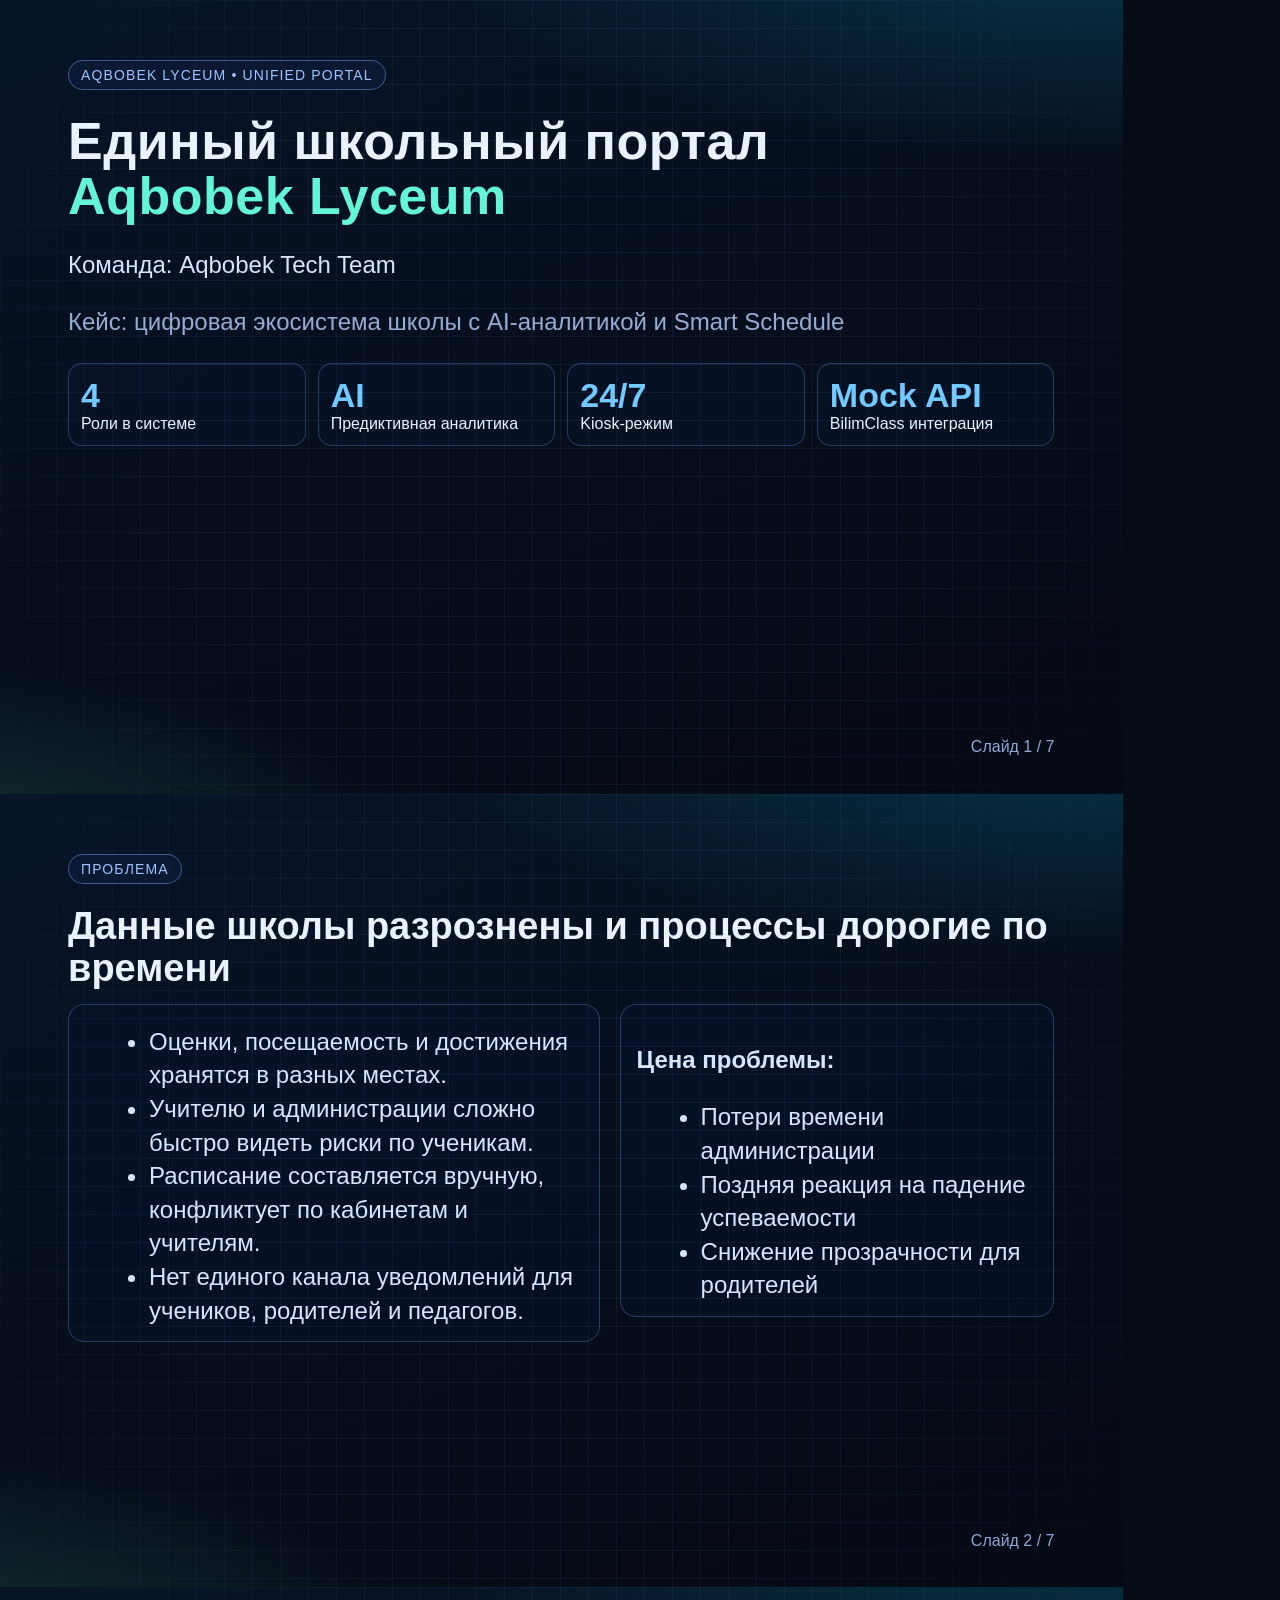
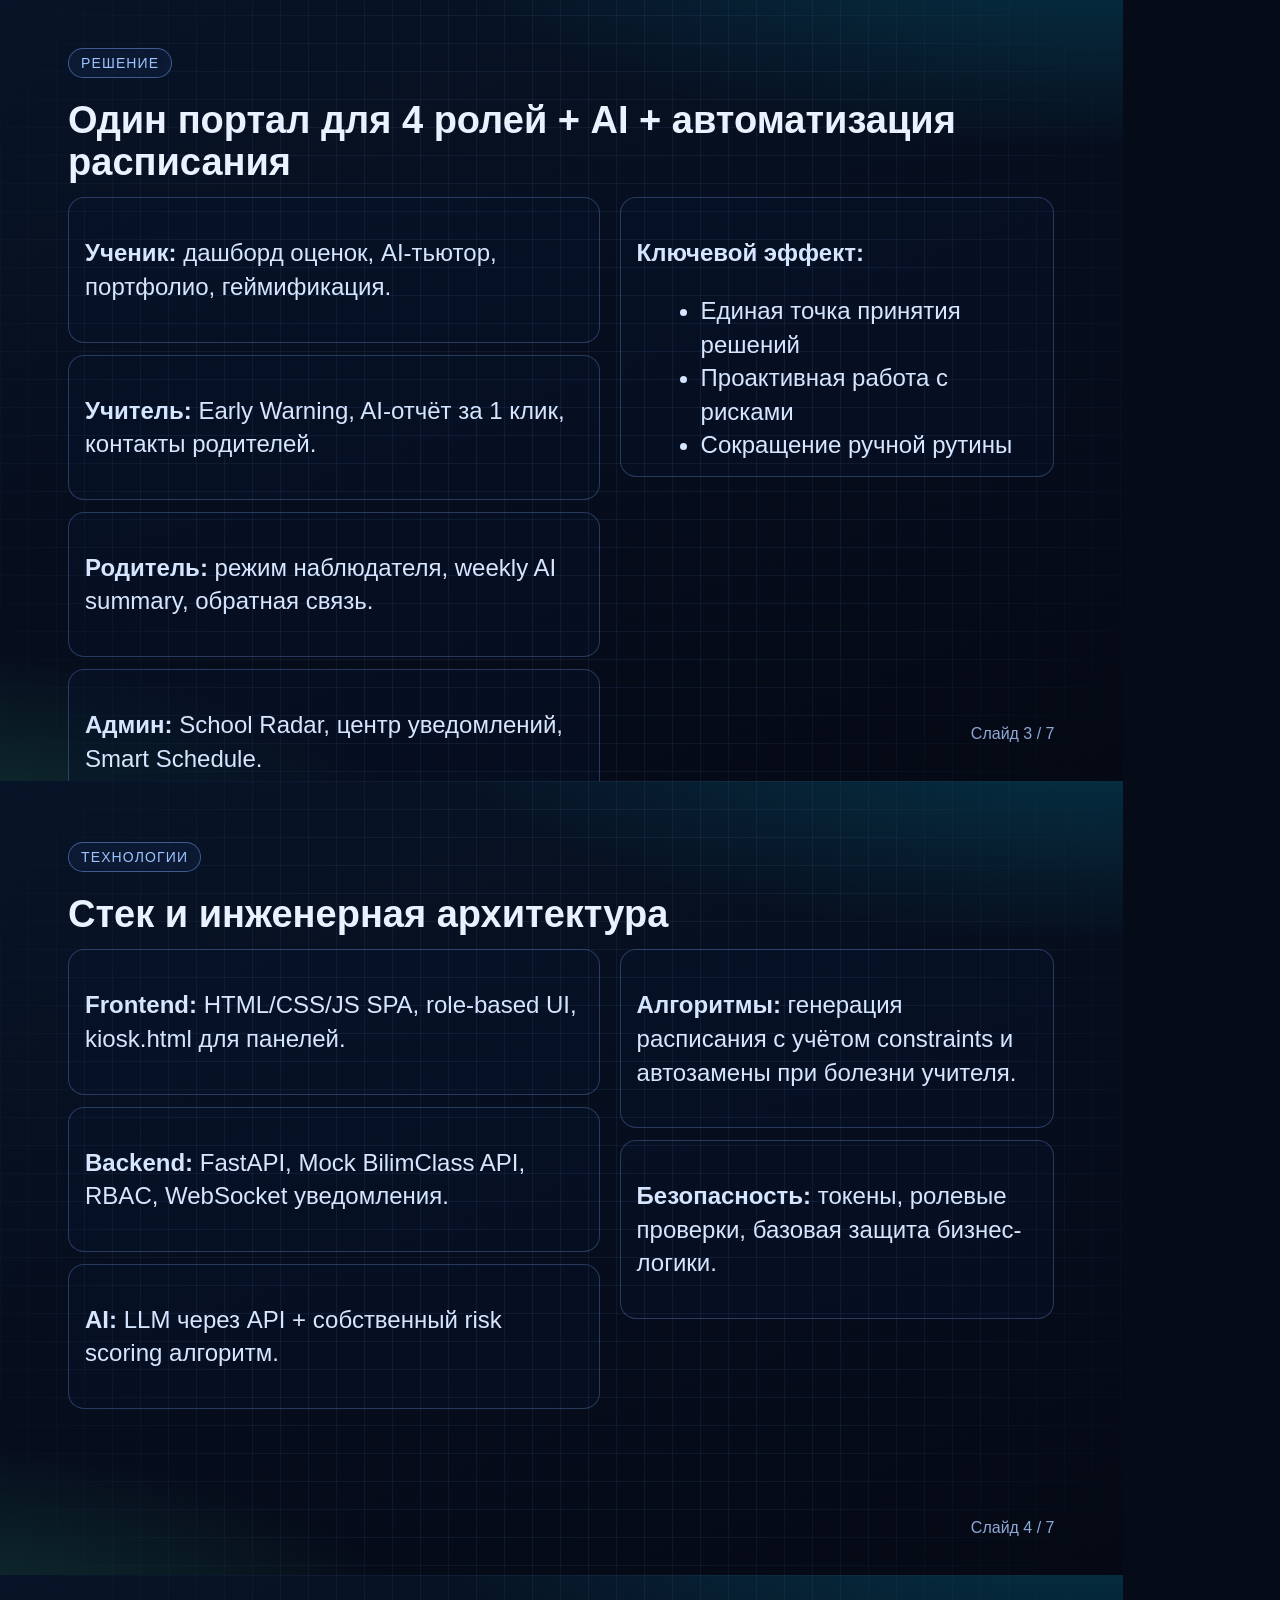
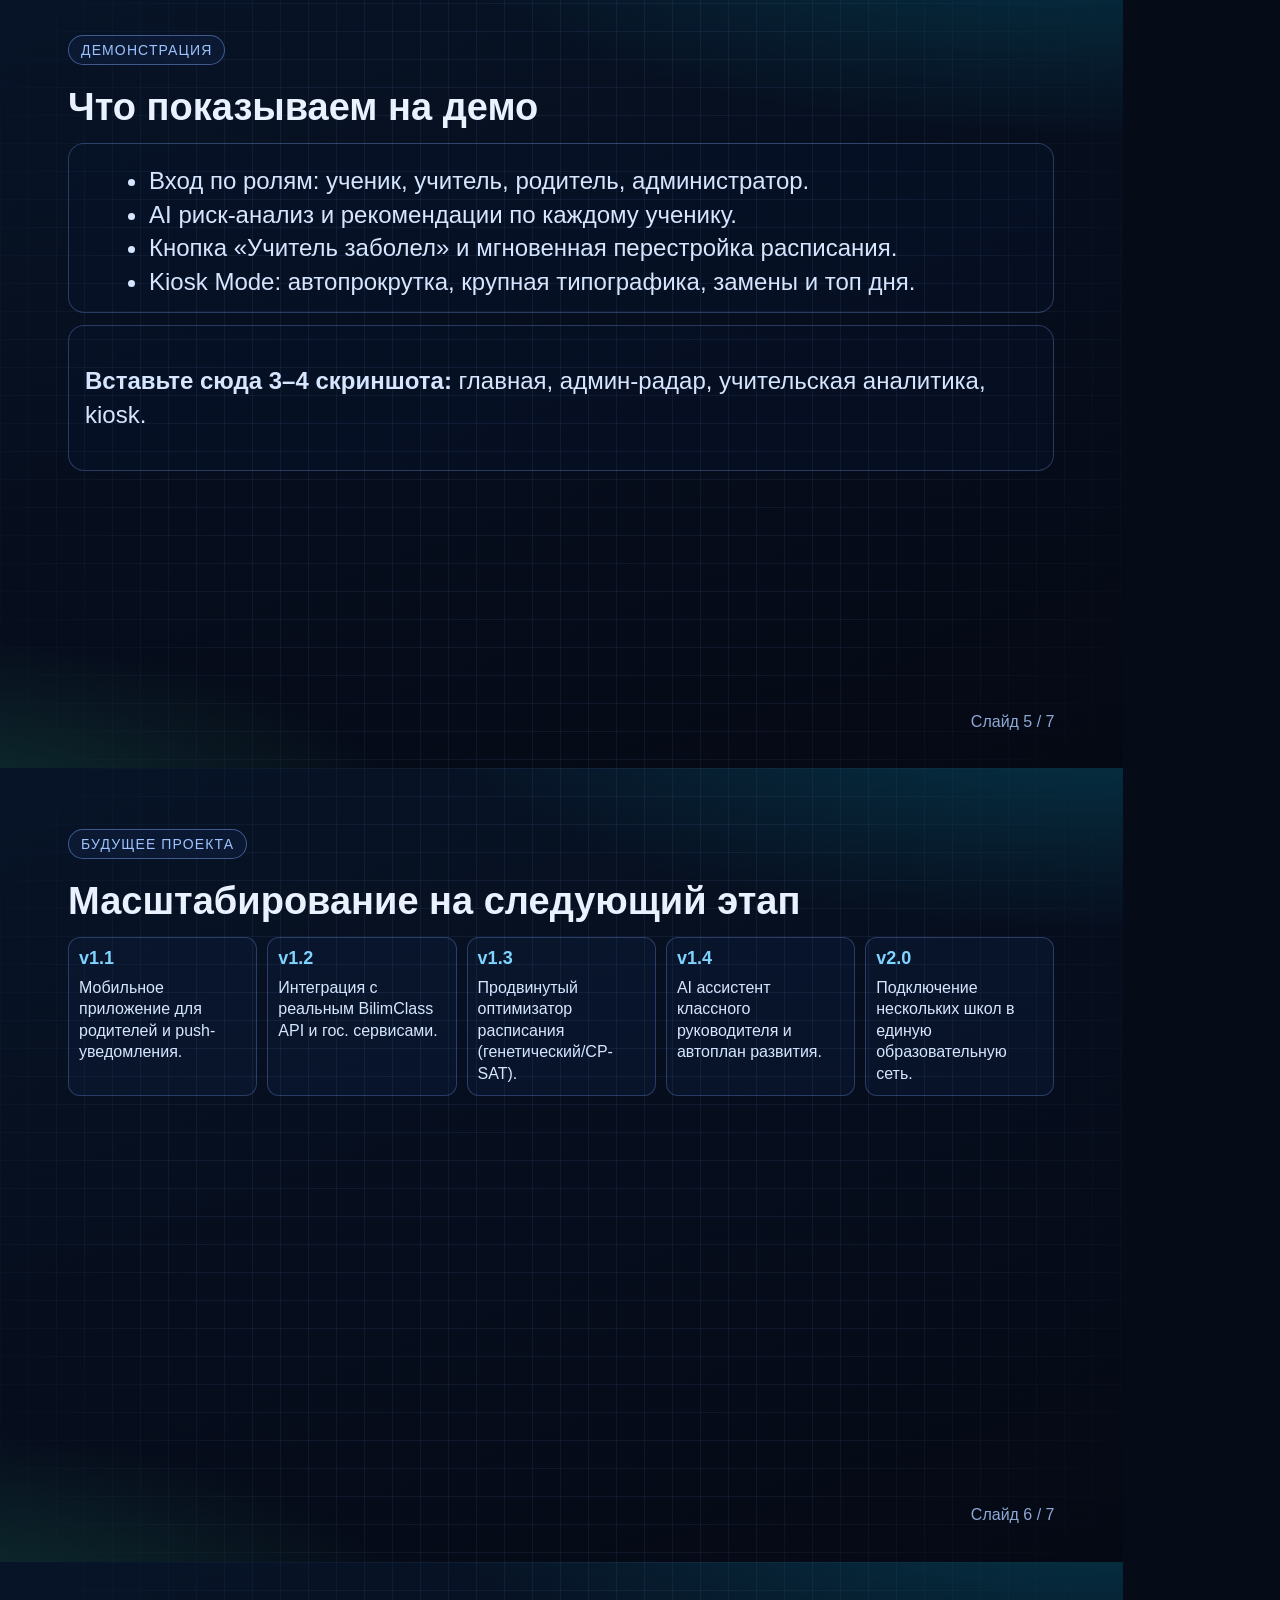
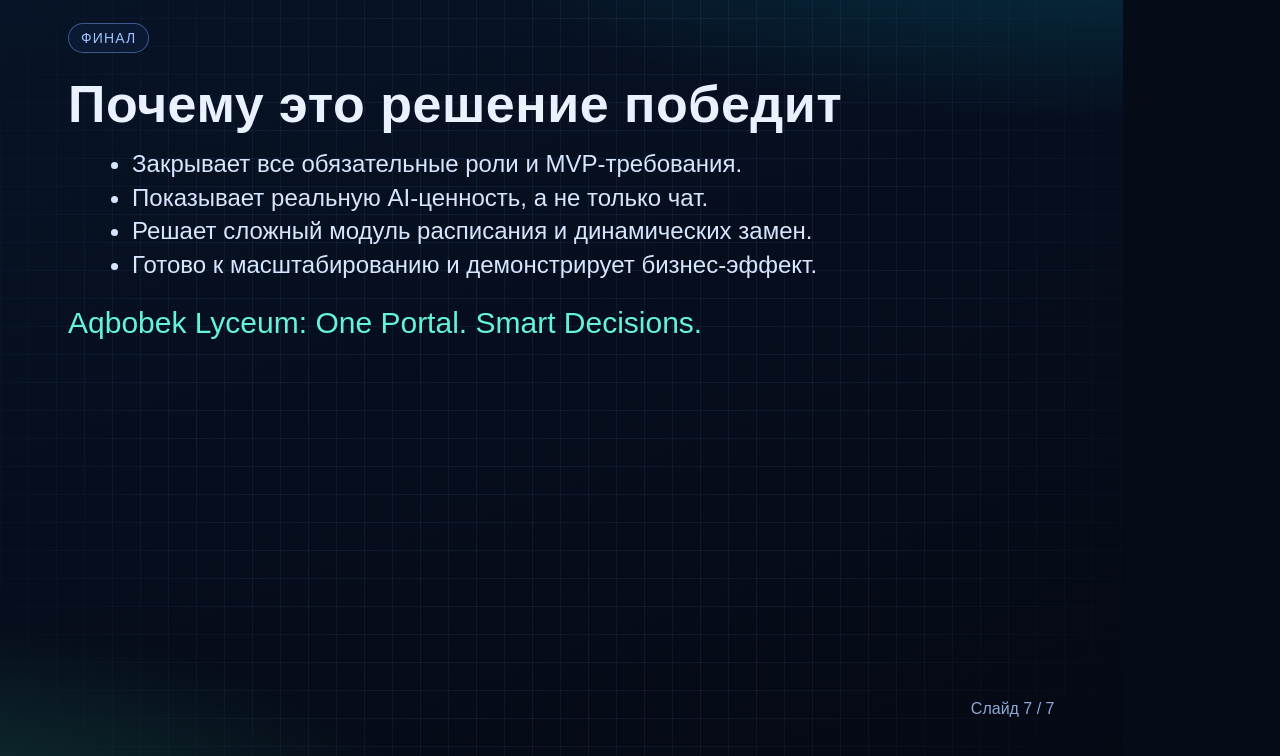
<file: aqbobek_presentation.html>
﻿<!doctype html>
<html lang="ru">
<head>
<meta charset="UTF-8" />
<meta name="viewport" content="width=device-width, initial-scale=1.0" />
<title>Aqbobek Lyceum — Pitch Deck</title>
<style>
  @page { size: A4 landscape; margin: 0; }
  * { box-sizing: border-box; }
  body {
    margin: 0;
    font-family: 'Segoe UI', Tahoma, Geneva, Verdana, sans-serif;
    background: #050b17;
    color: #eaf2ff;
  }
  .slide {
    width: 297mm;
    height: 210mm;
    padding: 16mm 18mm;
    position: relative;
    overflow: hidden;
    page-break-after: always;
    background:
      radial-gradient(1200px 400px at 100% -10%, rgba(0, 228, 255, .20), transparent 60%),
      radial-gradient(900px 360px at -10% 110%, rgba(68, 255, 186, .18), transparent 60%),
      linear-gradient(160deg, #071427 0%, #060d1c 55%, #050914 100%);
  }
  .grid {
    position: absolute;
    inset: 0;
    background-image:
      linear-gradient(rgba(130,170,255,.08) 1px, transparent 1px),
      linear-gradient(90deg, rgba(130,170,255,.08) 1px, transparent 1px);
    background-size: 28px 28px;
    mask-image: radial-gradient(circle at center, black 55%, transparent 100%);
    pointer-events: none;
  }
  .tag {
    display: inline-block;
    padding: 6px 12px;
    border: 1px solid rgba(130,170,255,.45);
    border-radius: 999px;
    color: #9dc4ff;
    font-size: 14px;
    letter-spacing: .08em;
    text-transform: uppercase;
    margin-bottom: 14px;
    background: rgba(20,39,78,.35);
    backdrop-filter: blur(2px);
  }
  h1 {
    font-size: 52px;
    line-height: 1.05;
    margin: 10px 0 16px;
    letter-spacing: .01em;
  }
  h2 {
    font-size: 38px;
    margin: 8px 0 14px;
    line-height: 1.1;
  }
  p, li {
    font-size: 24px;
    line-height: 1.4;
    color: #d7e6ff;
  }
  .accent { color: #64f4d8; }
  .muted { color: #97acd3; }
  .kpi-row {
    display: grid;
    grid-template-columns: repeat(4, 1fr);
    gap: 12px;
    margin-top: 20px;
  }
  .kpi {
    border: 1px solid rgba(133,165,255,.28);
    border-radius: 14px;
    padding: 12px;
    background: rgba(8,20,42,.55);
  }
  .kpi b { font-size: 34px; color: #72c9ff; display:block; }
  .cols {
    display: grid;
    grid-template-columns: 1.1fr .9fr;
    gap: 20px;
    align-items: start;
  }
  .card {
    border: 1px solid rgba(133,165,255,.28);
    border-radius: 16px;
    padding: 14px 16px;
    background: rgba(8,20,42,.48);
    margin-bottom: 12px;
  }
  ul { margin: 6px 0 0 24px; }
  .footer {
    position: absolute;
    right: 18mm;
    bottom: 10mm;
    font-size: 16px;
    color: #8ea8d6;
  }
  .timeline {
    display: grid;
    grid-template-columns: repeat(5, 1fr);
    gap: 10px;
    margin-top: 14px;
  }
  .step {
    border: 1px solid rgba(133,165,255,.28);
    border-radius: 12px;
    padding: 10px;
    background: rgba(11,26,54,.55);
    min-height: 120px;
  }
  .step h4 { margin: 0 0 8px; color:#7fd4ff; font-size: 18px; }
  .step p { margin:0; font-size:16px; line-height:1.35; }
</style>
</head>
<body>
  <section class="slide">
    <div class="grid"></div>
    <div class="tag">Aqbobek Lyceum • Unified Portal</div>
    <h1>Единый школьный портал<br><span class="accent">Aqbobek Lyceum</span></h1>
    <p>Команда: Aqbobek Tech Team</p>
    <p class="muted">Кейс: цифровая экосистема школы с AI-аналитикой и Smart Schedule</p>
    <div class="kpi-row">
      <div class="kpi"><b>4</b>Роли в системе</div>
      <div class="kpi"><b>AI</b>Предиктивная аналитика</div>
      <div class="kpi"><b>24/7</b>Kiosk-режим</div>
      <div class="kpi"><b>Mock API</b>BilimClass интеграция</div>
    </div>
    <div class="footer">Слайд 1 / 7</div>
  </section>

  <section class="slide">
    <div class="grid"></div>
    <div class="tag">Проблема</div>
    <h2>Данные школы разрознены и процессы дорогие по времени</h2>
    <div class="cols">
      <div class="card">
        <ul>
          <li>Оценки, посещаемость и достижения хранятся в разных местах.</li>
          <li>Учителю и администрации сложно быстро видеть риски по ученикам.</li>
          <li>Расписание составляется вручную, конфликтует по кабинетам и учителям.</li>
          <li>Нет единого канала уведомлений для учеников, родителей и педагогов.</li>
        </ul>
      </div>
      <div class="card">
        <p><b>Цена проблемы:</b></p>
        <ul>
          <li>Потери времени администрации</li>
          <li>Поздняя реакция на падение успеваемости</li>
          <li>Снижение прозрачности для родителей</li>
        </ul>
      </div>
    </div>
    <div class="footer">Слайд 2 / 7</div>
  </section>

  <section class="slide">
    <div class="grid"></div>
    <div class="tag">Решение</div>
    <h2>Один портал для 4 ролей + AI + автоматизация расписания</h2>
    <div class="cols">
      <div>
        <div class="card"><p><b>Ученик:</b> дашборд оценок, AI-тьютор, портфолио, геймификация.</p></div>
        <div class="card"><p><b>Учитель:</b> Early Warning, AI-отчёт за 1 клик, контакты родителей.</p></div>
        <div class="card"><p><b>Родитель:</b> режим наблюдателя, weekly AI summary, обратная связь.</p></div>
        <div class="card"><p><b>Админ:</b> School Radar, центр уведомлений, Smart Schedule.</p></div>
      </div>
      <div class="card">
        <p><b>Ключевой эффект:</b></p>
        <ul>
          <li>Единая точка принятия решений</li>
          <li>Проактивная работа с рисками</li>
          <li>Сокращение ручной рутины</li>
        </ul>
      </div>
    </div>
    <div class="footer">Слайд 3 / 7</div>
  </section>

  <section class="slide">
    <div class="grid"></div>
    <div class="tag">Технологии</div>
    <h2>Стек и инженерная архитектура</h2>
    <div class="cols">
      <div>
        <div class="card"><p><b>Frontend:</b> HTML/CSS/JS SPA, role-based UI, kiosk.html для панелей.</p></div>
        <div class="card"><p><b>Backend:</b> FastAPI, Mock BilimClass API, RBAC, WebSocket уведомления.</p></div>
        <div class="card"><p><b>AI:</b> LLM через API + собственный risk scoring алгоритм.</p></div>
      </div>
      <div>
        <div class="card"><p><b>Алгоритмы:</b> генерация расписания с учётом constraints и автозамены при болезни учителя.</p></div>
        <div class="card"><p><b>Безопасность:</b> токены, ролевые проверки, базовая защита бизнес-логики.</p></div>
      </div>
    </div>
    <div class="footer">Слайд 4 / 7</div>
  </section>

  <section class="slide">
    <div class="grid"></div>
    <div class="tag">Демонстрация</div>
    <h2>Что показываем на демо</h2>
    <div class="card">
      <ul>
        <li>Вход по ролям: ученик, учитель, родитель, администратор.</li>
        <li>AI риск-анализ и рекомендации по каждому ученику.</li>
        <li>Кнопка «Учитель заболел» и мгновенная перестройка расписания.</li>
        <li>Kiosk Mode: автопрокрутка, крупная типографика, замены и топ дня.</li>
      </ul>
    </div>
    <div class="card">
      <p><b>Вставьте сюда 3–4 скриншота:</b> главная, админ-радар, учительская аналитика, kiosk.</p>
    </div>
    <div class="footer">Слайд 5 / 7</div>
  </section>

  <section class="slide">
    <div class="grid"></div>
    <div class="tag">Будущее проекта</div>
    <h2>Масштабирование на следующий этап</h2>
    <div class="timeline">
      <div class="step"><h4>v1.1</h4><p>Мобильное приложение для родителей и push-уведомления.</p></div>
      <div class="step"><h4>v1.2</h4><p>Интеграция с реальным BilimClass API и гос. сервисами.</p></div>
      <div class="step"><h4>v1.3</h4><p>Продвинутый оптимизатор расписания (генетический/CP-SAT).</p></div>
      <div class="step"><h4>v1.4</h4><p>AI ассистент классного руководителя и автоплан развития.</p></div>
      <div class="step"><h4>v2.0</h4><p>Подключение нескольких школ в единую образовательную сеть.</p></div>
    </div>
    <div class="footer">Слайд 6 / 7</div>
  </section>

  <section class="slide">
    <div class="grid"></div>
    <div class="tag">Финал</div>
    <h1>Почему это решение победит</h1>
    <ul>
      <li>Закрывает все обязательные роли и MVP-требования.</li>
      <li>Показывает реальную AI-ценность, а не только чат.</li>
      <li>Решает сложный модуль расписания и динамических замен.</li>
      <li>Готово к масштабированию и демонстрирует бизнес-эффект.</li>
    </ul>
    <p class="accent" style="margin-top:20px; font-size:30px;">Aqbobek Lyceum: One Portal. Smart Decisions.</p>
    <div class="footer">Слайд 7 / 7</div>
  </section>
</body>
</html>
</file>
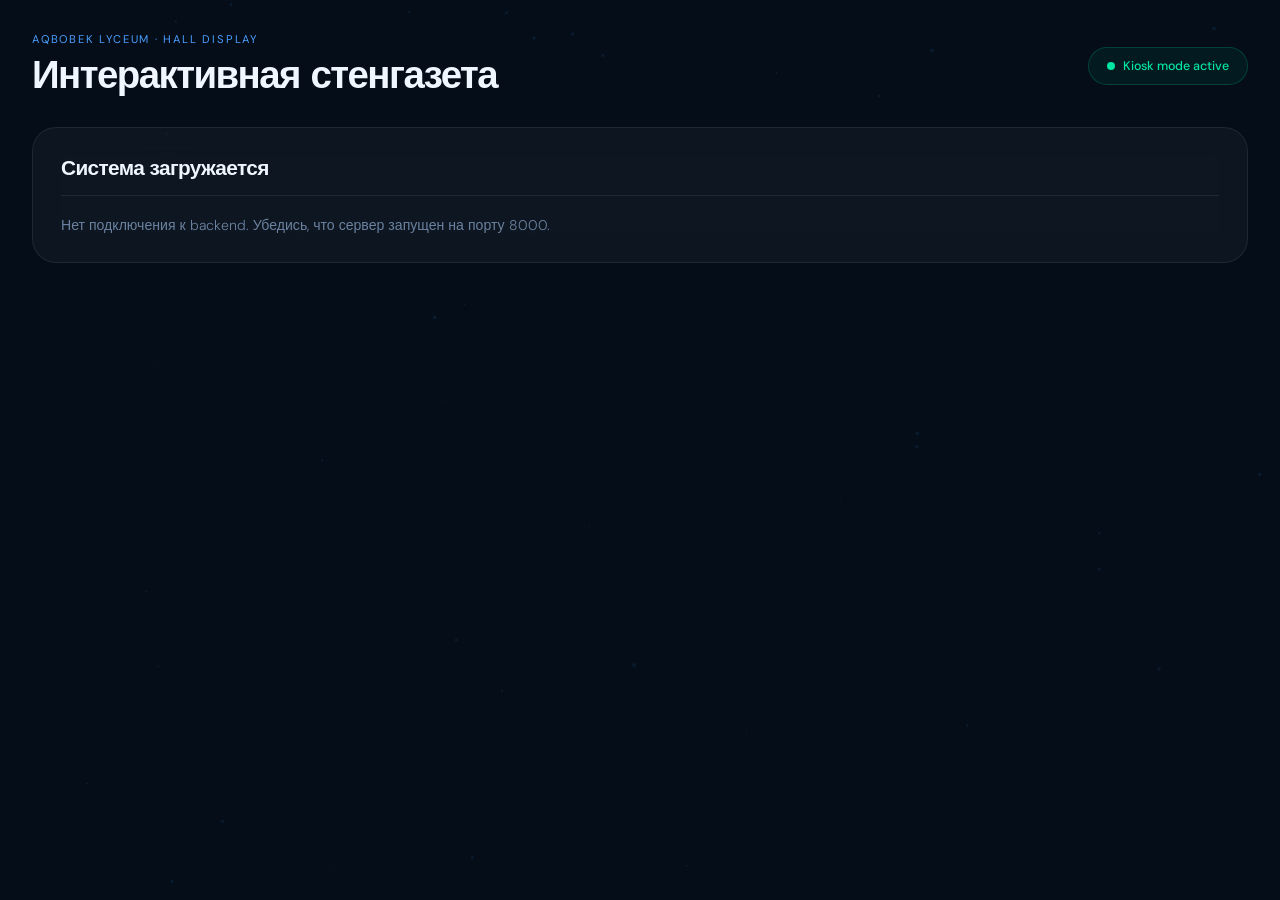
<file: kiosk.html>
<!doctype html>
<html lang="ru">
<head>
  <meta charset="UTF-8" />
  <meta name="viewport" content="width=device-width, initial-scale=1.0" />
  <title>Aqbobek Kiosk — Hall Display</title>
  <link rel="preconnect" href="https://fonts.googleapis.com">
  <link href="https://fonts.googleapis.com/css2?family=Syne:wght@400;700;800&family=DM+Sans:wght@300;400;500&family=JetBrains+Mono:wght@400;500&display=swap" rel="stylesheet">
  <style>
    :root {
      --bg: #040d18;
      --surface: rgba(255,255,255,0.04);
      --border: rgba(255,255,255,0.08);
      --text: #f0f6ff;
      --muted: #6b82a0;
      --green: #00e5a0;
      --yellow: #ffc84a;
      --blue: #4a9eff;
      --purple: #9b6eff;
      --font-d: 'Syne', sans-serif;
      --font-b: 'DM Sans', sans-serif;
      --font-m: 'JetBrains Mono', monospace;
    }

    * { box-sizing: border-box; margin: 0; padding: 0; }

    body {
      font-family: var(--font-b);
      background: var(--bg);
      color: var(--text);
      min-height: 100vh;
      padding: 32px;
      overflow-x: hidden;
    }

    #bg-canvas {
      position: fixed;
      inset: 0;
      z-index: 0;
      pointer-events: none;
      opacity: 0.5;
    }

    .wrap { position: relative; z-index: 1; }

    .kiosk-header {
      display: flex;
      justify-content: space-between;
      align-items: center;
      margin-bottom: 28px;
    }

    .kiosk-header .eyebrow {
      font-size: 0.7rem;
      color: var(--blue);
      text-transform: uppercase;
      letter-spacing: 0.16em;
      margin-bottom: 6px;
    }

    .kiosk-header h1 {
      font-family: var(--font-d);
      font-size: clamp(2rem, 3vw, 3rem);
      font-weight: 800;
      letter-spacing: -0.04em;
    }

    .status-pill {
      display: inline-flex;
      align-items: center;
      gap: 8px;
      padding: 10px 18px;
      border-radius: 99px;
      border: 1px solid rgba(0,229,160,0.2);
      background: rgba(0,229,160,0.06);
      color: var(--green);
      font-size: 0.78rem;
      font-weight: 500;
    }

    .pulse {
      width: 8px;
      height: 8px;
      border-radius: 50%;
      background: var(--green);
      box-shadow: 0 0 0 0 rgba(0,229,160,0.4);
      animation: pulse 2s infinite;
    }

    @keyframes pulse {
      0% { box-shadow: 0 0 0 0 rgba(0,229,160,.4); }
      70% { box-shadow: 0 0 0 8px rgba(0,229,160,0); }
      100% { box-shadow: 0 0 0 0 rgba(0,229,160,0); }
    }

    .kiosk-grid {
      display: grid;
      grid-template-columns: repeat(3, 1fr);
      gap: 20px;
    }

    .kiosk-card {
      background: var(--surface);
      border: 1px solid var(--border);
      border-radius: 24px;
      padding: 28px;
      backdrop-filter: blur(16px);
    }

    .kiosk-card h2 {
      font-family: var(--font-d);
      font-size: 1.3rem;
      font-weight: 800;
      letter-spacing: -0.03em;
      margin-bottom: 20px;
      padding-bottom: 14px;
      border-bottom: 1px solid var(--border);
    }

    .kiosk-rows, .kiosk-news-list {
      display: flex;
      flex-direction: column;
      gap: 12px;
    }

    .kiosk-row {
      display: flex;
      justify-content: space-between;
      align-items: center;
      gap: 16px;
      padding: 14px 18px;
      background: rgba(255,255,255,0.03);
      border: 1px solid var(--border);
      border-radius: 14px;
    }

    .kiosk-row-left {
      display: flex;
      align-items: center;
      gap: 12px;
    }

    .rank {
      font-family: var(--font-m);
      font-size: 0.8rem;
      color: var(--muted);
      min-width: 24px;
    }

    .rank-1 { color: #ffd700; }
    .rank-2 { color: #c0c0c0; }
    .rank-3 { color: #cd7f32; }

    .kiosk-row strong {
      font-size: 1.05rem;
      font-weight: 500;
    }

    .kiosk-row .score {
      font-family: var(--font-m);
      font-size: 0.9rem;
      color: var(--green);
      background: rgba(0,229,160,0.08);
      border: 1px solid rgba(0,229,160,0.16);
      padding: 4px 10px;
      border-radius: 99px;
    }

    .kiosk-news {
      padding: 14px 16px;
      background: rgba(255,255,255,0.03);
      border: 1px solid var(--border);
      border-radius: 14px;
    }

    .kiosk-news strong {
      display: block;
      font-size: 0.95rem;
      font-weight: 500;
      margin-bottom: 6px;
      font-family: var(--font-d);
    }

    .kiosk-news p {
      font-size: 0.85rem;
      color: var(--muted);
      line-height: 1.6;
      font-weight: 300;
    }

    .kiosk-empty {
      color: var(--muted);
      font-size: 0.88rem;
      font-weight: 300;
    }

    @keyframes spin { to { transform: rotate(360deg); } }

    .kiosk-ann-grid {
      display: grid;
      grid-template-columns: repeat(2, 1fr);
      gap: 12px;
    }

    .kiosk-ann-post { border-left: 3px solid var(--blue); }
    .kiosk-ann-notif { border-left: 3px solid var(--yellow); }

    @media (max-width: 1100px) {
      .kiosk-grid { grid-template-columns: 1fr 1fr; }
      .kiosk-ann-grid { grid-template-columns: 1fr; }
    }
    @media (max-width: 700px) {
      .kiosk-grid { grid-template-columns: 1fr; }
      body { padding: 18px; }
      .kiosk-ann-grid { grid-template-columns: 1fr; }
    }
  </style>
</head>
<body>
<canvas id="bg-canvas"></canvas>
<div class="wrap">
  <header class="kiosk-header">
    <div>
      <p class="eyebrow">Aqbobek Lyceum · Hall Display</p>
      <h1>Интерактивная стенгазета</h1>
    </div>
    <div class="status-pill">
      <span class="pulse"></span>
      Kiosk mode active
    </div>
  </header>
  <div id="kioskFeed" class="kiosk-grid"></div>
</div>

<script>
  (function() {
    const canvas = document.getElementById('bg-canvas');
    const ctx = canvas.getContext('2d');
    let W, H, nodes = [];
    function resize() { W = canvas.width = window.innerWidth; H = canvas.height = window.innerHeight; }
    function init() { nodes = Array.from({length: 50}, () => ({ x: Math.random()*W, y: Math.random()*H, vx: (Math.random()-.5)*.25, vy: (Math.random()-.5)*.25, r: Math.random()*1.5+.5 })); }
    function draw() {
      ctx.clearRect(0,0,W,H);
      for (let i=0;i<nodes.length;i++) {
        const n=nodes[i]; n.x+=n.vx; n.y+=n.vy;
        if(n.x<0||n.x>W) n.vx*=-1; if(n.y<0||n.y>H) n.vy*=-1;
        for (let j=i+1;j<nodes.length;j++) {
          const m=nodes[j], dx=n.x-m.x, dy=n.y-m.y, d=Math.sqrt(dx*dx+dy*dy);
          if(d<130) { ctx.beginPath(); ctx.moveTo(n.x,n.y); ctx.lineTo(m.x,m.y); ctx.strokeStyle=`rgba(74,158,255,${.05*(1-d/130)})`; ctx.lineWidth=.7; ctx.stroke(); }
        }
        ctx.beginPath(); ctx.arc(n.x,n.y,n.r,0,Math.PI*2); ctx.fillStyle='rgba(74,158,255,0.2)'; ctx.fill();
      }
      requestAnimationFrame(draw);
    }
    resize(); init(); draw();
    window.addEventListener('resize', ()=>{ resize(); init(); });
  })();

  const API = 'http://127.0.0.1:8000';
  let AUTH_TOKEN = '';

  async function ensureToken() {
    if (AUTH_TOKEN) return AUTH_TOKEN;
    const res = await fetch(`${API}/api/auth/login`, {
      method: 'POST',
      headers: { 'Content-Type': 'application/json' },
      body: JSON.stringify({ user_id: 7, password: 'demo123' })
    });
    if (!res.ok) throw new Error('Kiosk auth failed');
    const data = await res.json();
    AUTH_TOKEN = data.token || '';
    return AUTH_TOKEN;
  }

  async function renderKiosk() {
    try {
      const token = await ensureToken();
      const res = await fetch(`${API}/api/kiosk-feed`, {
        headers: { Authorization: `Bearer ${token}` }
      });
      const data = await res.json();

      const topHtml = (data.top_students||[]).map((s,i) => `
        <div class="kiosk-row">
          <div class="kiosk-row-left">
            <span class="rank rank-${i+1}">#${i+1}</span>
            <strong>${s.name}</strong>
          </div>
          <span class="score">${s.score}</span>
        </div>`).join('') || `<p class="kiosk-empty">Данные недоступны.</p>`;

      // Unified Объявления: merge posts + schedule notifications, newest first
      const allAnn = [
        ...(data.announcements||[]).map(a=>({ icon:'📣', title: a.title, body: a.body, type:'post' })),
        ...(data.schedule_updates||[]).map(n=>({ icon:'📢', title:'Замена в расписании', body: n.message, type:'notif' })),
      ];

      const annHtml = allAnn.length
        ? allAnn.map(a=>`
          <div class="kiosk-news kiosk-ann-${a.type}">
            <strong>${a.icon} ${a.title}</strong>
            <p>${a.body}</p>
          </div>`).join('')
        : `<div class="kiosk-news"><strong>✅ Без новостей</strong><p>Новых объявлений и замен нет.</p></div>`;

      document.getElementById('kioskFeed').innerHTML = `
        <section class="kiosk-card">
          <h2>🏆 Топ ученики</h2>
          <div class="kiosk-rows">${topHtml}</div>
        </section>
        <section class="kiosk-card" style="grid-column: span 2">
          <h2>📣 Объявления</h2>
          <div class="kiosk-news-list kiosk-ann-grid">${annHtml}</div>
        </section>`;
    } catch(e) {
      document.getElementById('kioskFeed').innerHTML = `
        <section class="kiosk-card" style="grid-column:1/-1">
          <h2>Система загружается</h2>
          <p class="kiosk-empty">Нет подключения к backend. Убедись, что сервер запущен на порту 8000.</p>
        </section>`;
    }
  }

  renderKiosk();
  setInterval(renderKiosk, 15000);
  setInterval(() => window.scrollBy({ top: 320, behavior: 'smooth' }), 6000);
</script>
</body>
</html>
</file>
